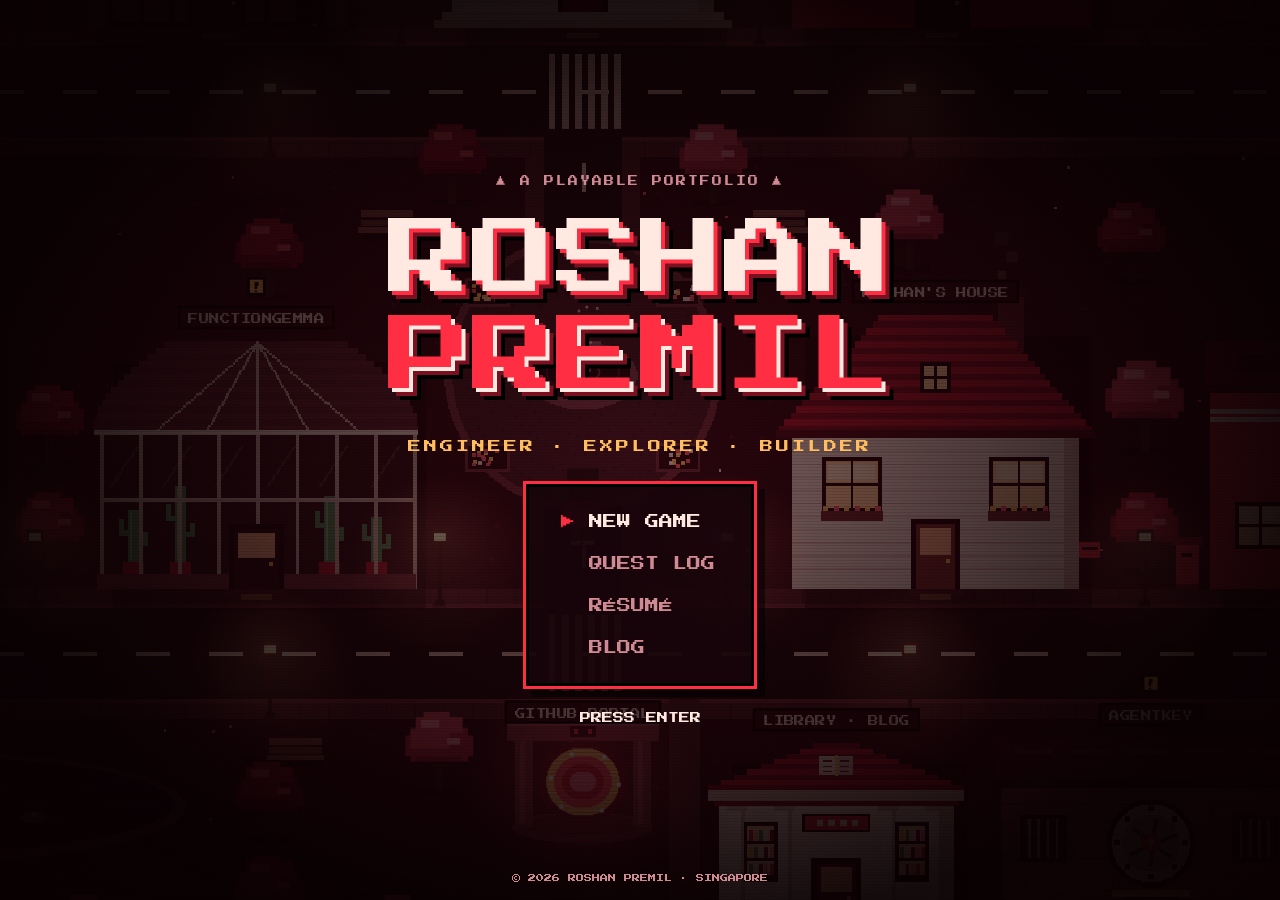
<file: index.html>
<!doctype html>
<html lang="en">
  <head>
    <meta charset="UTF-8" />
    <meta
      name="viewport"
      content="width=device-width, initial-scale=1, viewport-fit=cover"
    />
    <meta name="theme-color" content="#120306" />
    <meta
      name="description"
      content="Roshan Premil’s playable portfolio. Walk around Rosh City, a pixel-art world where every building is a project: AI agents, full-stack apps, knowledge graphs, and embedded systems."
    />
    <title>Roshan Premil — Rosh City, a playable portfolio</title>
    <link rel="preconnect" href="https://fonts.googleapis.com" />
    <link rel="preconnect" href="https://fonts.gstatic.com" crossorigin />
    <link
      href="https://fonts.googleapis.com/css2?family=Press+Start+2P&family=VT323&display=swap"
      rel="stylesheet"
    />
    <link rel="stylesheet" href="style.css" />
    <script src="game.js" defer></script>
  </head>
  <body>
    <!-- Plain version of the site for screen readers and search engines -->
    <div class="sr-only">
      <h2>About Roshan</h2>
      <p>
        Computer Engineering student at the National University of Singapore,
        currently in Silicon Valley with NUS Overseas Colleges as a compiler
        engineering intern at TetraMem. Singapore National Cricket Team carded
        athlete. Builds AI agents, identity systems, knowledge graphs, and
        embedded systems.
      </p>
      <h2>Projects</h2>
      <ul>
        <li><a href="https://github.com/Rosh2403/AgentKey">AgentKey</a>: portable, cryptographically verifiable identity for AI agents.</li>
        <li><a href="https://github.com/Rosh2403/Counsel">Counsel</a>: AI legal research copilot for Singapore law.</li>
        <li><a href="https://github.com/Rosh2403/LDRadar">LP Radar</a>: AI agent that monitors institutional investors.</li>
        <li><a href="https://github.com/Rosh2403/Fall-detector">GravityGuard</a>: real-time fall detection on the STM32.</li>
        <li><a href="https://github.com/Rosh2403/ParkSmart">ParkSmart</a>: Singapore carpark finder.</li>
        <li><a href="https://github.com/Rosh2403/memspace-falkordb-blog">Memspace</a>: shared memory for AI assistants on FalkorDB.</li>
        <li><a href="https://github.com/Rosh2403/functiongemma-hackathon">FunctionGemma</a>: Cactus × DeepMind hackathon project.</li>
      </ul>
      <p>
        <a href="resume.html">Résumé</a> ·
        <a href="blog/">Blog</a> ·
        <a href="mailto:rohanroshan2403@gmail.com">Email</a> ·
        <a href="https://linkedin.com/in/roshan-premil">LinkedIn</a>
      </p>
    </div>

    <main id="game" class="game" tabindex="-1">
      <canvas
        id="world"
        role="img"
        aria-label="Rosh City: a pixel-art city at night where each building is one of Roshan’s projects. Use the quest log to open any project."
      ></canvas>
      <div class="screen-fx" aria-hidden="true"></div>

      <header class="hud" id="hud" hidden>
        <div class="hud-card">
          <canvas class="portrait" width="16" height="16" aria-hidden="true"></canvas>
          <div class="hud-info">
            <p class="hud-name">ROSHAN <span id="hud-level">LV 1</span></p>
            <p class="hud-class">NUS · COMPUTER ENGINEERING</p>
            <div class="xp" aria-label="Experience">
              <span>XP</span>
              <div class="xp-bar"><i id="xp-fill"></i></div>
              <span id="xp-text">0/700</span>
            </div>
          </div>
        </div>
        <div class="hud-side">
          <div class="hud-buttons">
            <button id="quest-btn" class="hud-btn" aria-label="Open quest log">
              <span class="star">★</span> <span id="found-count">0/7</span>
              <span class="hud-btn-label">QUESTS</span> <kbd>Q</kbd>
            </button>
            <button id="sound-btn" class="hud-btn" aria-pressed="true" aria-label="Sound">
              <span id="sound-icon">♪ ON</span>
            </button>
          </div>
          <canvas id="minimap" width="160" height="126" aria-hidden="true"></canvas>
        </div>
      </header>

      <div id="prompt" class="prompt" hidden></div>
      <p id="live" class="sr-only" aria-live="polite"></p>

      <div id="talk" class="talk" hidden>
        <canvas class="portrait talk-portrait" width="16" height="16" aria-hidden="true"></canvas>
        <div class="talk-body">
          <p class="talk-name">ROSHAN</p>
          <p id="talk-text" aria-live="polite"></p>
          <span class="talk-next" aria-hidden="true">▼</span>
        </div>
      </div>

      <p id="hint" class="controls-hint" hidden>
        <kbd>W</kbd><kbd>A</kbd><kbd>S</kbd><kbd>D</kbd> MOVE
        <kbd>E</kbd> ENTER <kbd>Q</kbd> QUESTS <kbd>M</kbd> SOUND · OR CLICK
        ANYWHERE TO WALK
      </p>

      <div id="touch" class="touch" hidden>
        <div class="dpad">
          <button data-dir="up" aria-label="Walk up">▲</button>
          <button data-dir="left" aria-label="Walk left">◀</button>
          <button data-dir="right" aria-label="Walk right">▶</button>
          <button data-dir="down" aria-label="Walk down">▼</button>
        </div>
        <button id="a-btn" class="a-btn" aria-label="Enter building">A</button>
      </div>

      <div id="toasts" class="toasts" aria-live="polite"></div>

      <section id="title-screen" class="title-screen" aria-labelledby="title-logo">
        <div class="title-inner">
          <p class="title-kicker">▲ A PLAYABLE PORTFOLIO ▲</p>
          <h1 id="title-logo" class="title-logo">
            <span>ROSHAN</span><span>PREMIL</span>
          </h1>
          <p class="title-sub">ENGINEER · EXPLORER · BUILDER</p>
          <nav class="title-menu" aria-label="Game menu">
            <button id="start-btn" class="menu-item">
              <span id="start-label">NEW GAME</span>
            </button>
            <button id="log-btn" class="menu-item">QUEST LOG</button>
            <a href="resume.html" class="menu-item">RÉSUMÉ</a>
            <a href="blog/" class="menu-item">BLOG</a>
          </nav>
          <p class="title-blink">PRESS ENTER</p>
        </div>
        <p class="title-foot">
          © <span id="year">2026</span> ROSHAN PREMIL · SINGAPORE
        </p>
      </section>
    </main>

    <dialog id="panel" aria-labelledby="panel-title">
      <div class="panel-head">
        <span id="panel-kicker"></span>
        <button class="panel-close" data-close aria-label="Close">ESC ✕</button>
      </div>
      <div id="panel-body" class="panel-body"></div>
    </dialog>

    <noscript>
      <div class="noscript">
        <h1>Roshan Premil</h1>
        <p>
          This portfolio is a small game and needs JavaScript. You can still
          see the projects on <a href="https://github.com/Rosh2403">GitHub</a>
          or read the <a href="resume.html">résumé</a>.
        </p>
      </div>
    </noscript>
  </body>
</html>
</file>
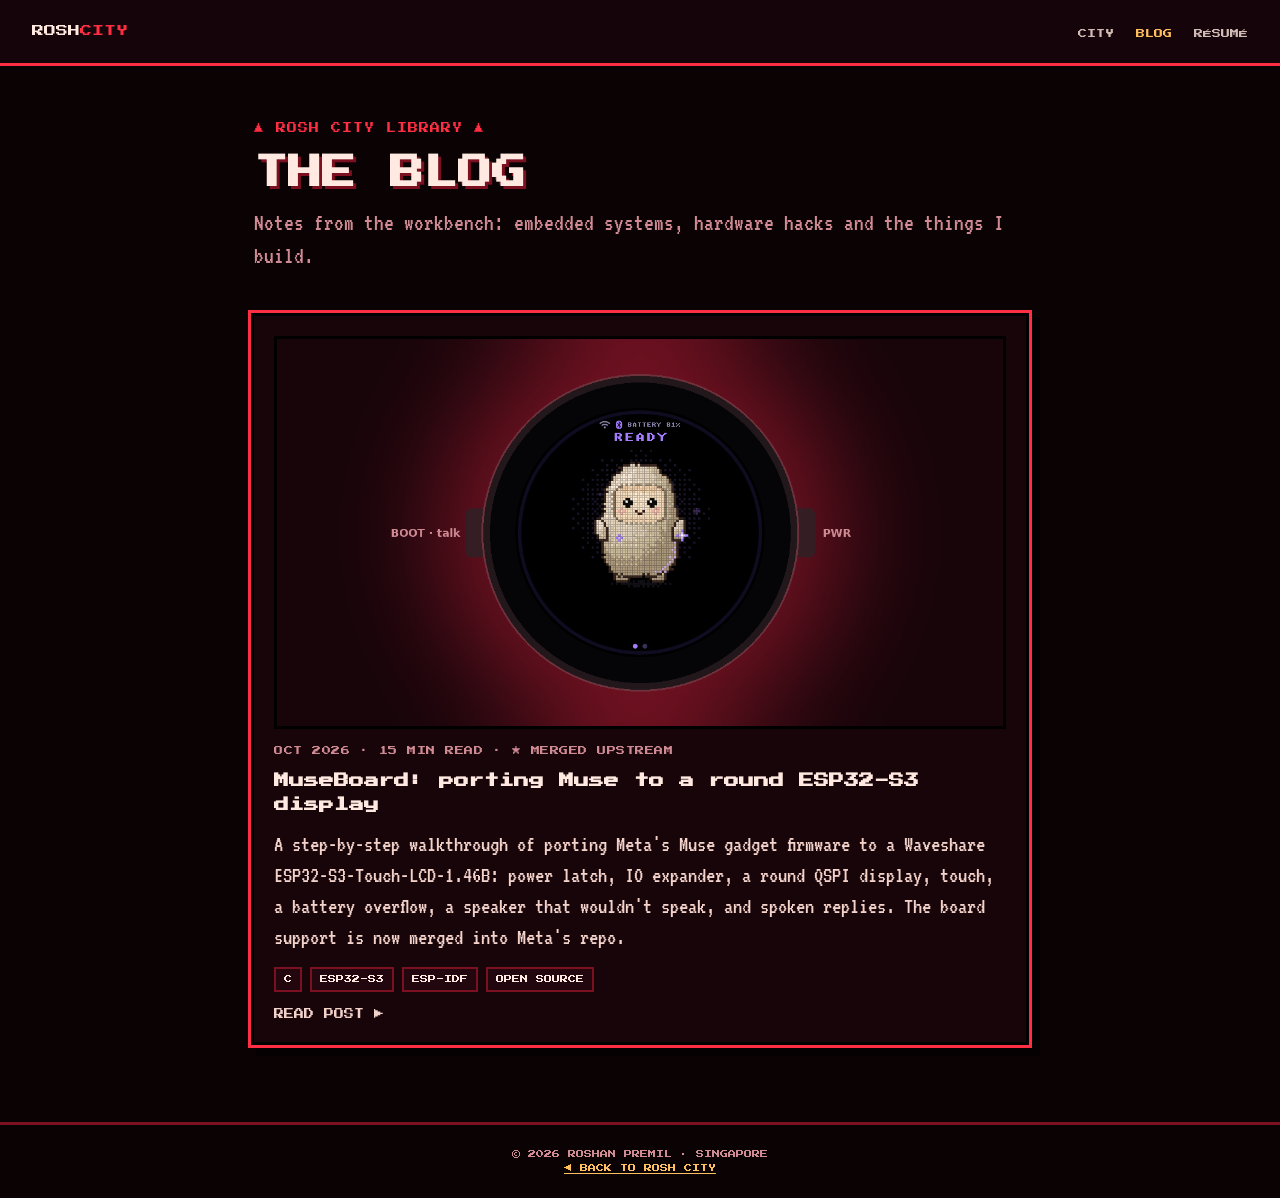
<file: blog/index.html>
<!DOCTYPE html>
<html lang="en">
<head>
  <meta charset="UTF-8" />
  <meta name="viewport" content="width=device-width, initial-scale=1.0" />
  <link rel="preconnect" href="https://fonts.googleapis.com" />
  <link href="https://fonts.googleapis.com/css2?family=Press+Start+2P&family=VT323&display=swap" rel="stylesheet" />
  <link rel="stylesheet" href="blog.css" />
  <title>Blog · Rosh City</title>
  <meta name="description" content="Notes on things I build: embedded systems, hardware hacks and AI side projects." />
</head>
<body>
<nav class="site-nav" aria-label="Site">
  <a href="../index.html" class="nav-logo">ROSH<span>CITY</span></a>
  <ul class="nav-links">
    <li><a href="../index.html">CITY</a></li>
    <li><a href="index.html" class="active">BLOG</a></li>
    <li><a href="../resume.html">RÉSUMÉ</a></li>
  </ul>
</nav>

<main>
  <p class="kicker">▲ ROSH CITY LIBRARY ▲</p>
  <h1 class="page-title">THE BLOG</h1>
  <p class="page-sub">Notes from the workbench: embedded systems, hardware hacks and the things I build.</p>

  <div class="post-list">
    <a href="museboard-esp32.html" class="post-card">
      <img src="images/museboard/hero.png" alt="The Muse avatar on a round 412 pixel screen" />
      <div class="post-meta">OCT 2026 · 15 MIN READ · ★ MERGED UPSTREAM</div>
      <h2>MuseBoard: porting Muse to a round ESP32-S3 display</h2>
      <p>A step-by-step walkthrough of porting Meta's Muse gadget firmware to a Waveshare ESP32-S3-Touch-LCD-1.46B: power latch, IO expander, a round QSPI display, touch, a battery overflow, a speaker that wouldn't speak, and spoken replies. The board support is now merged into Meta's repo.</p>
      <ul class="tags">
        <li class="tag">C</li>
        <li class="tag">ESP32-S3</li>
        <li class="tag">ESP-IDF</li>
        <li class="tag">OPEN SOURCE</li>
      </ul>
      <p class="read-more" style="margin:16px 0 0;">READ POST ▶</p>
    </a>
  </div>
</main>

<footer>
  <p>© 2026 ROSHAN PREMIL · SINGAPORE<br /><a href="../index.html">◀ BACK TO ROSH CITY</a></p>
</footer>
</body>
</html>
</file>
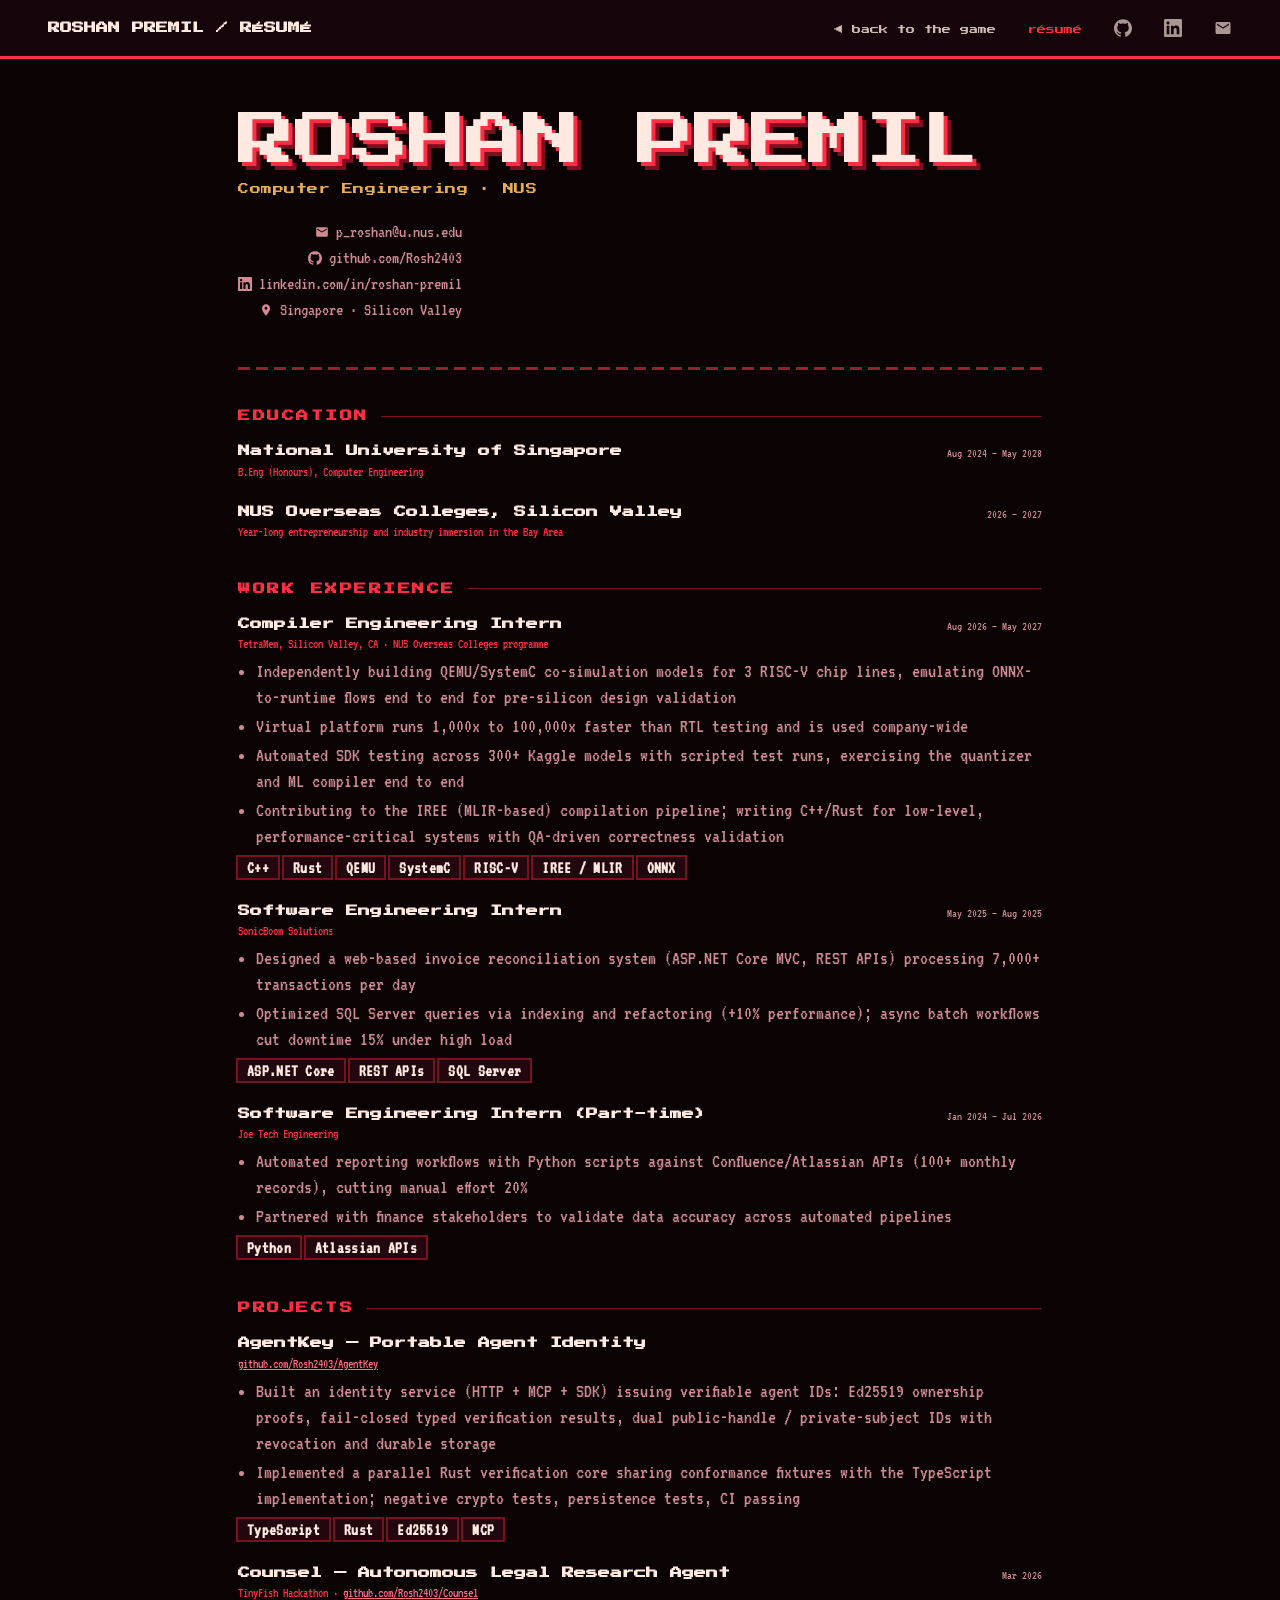
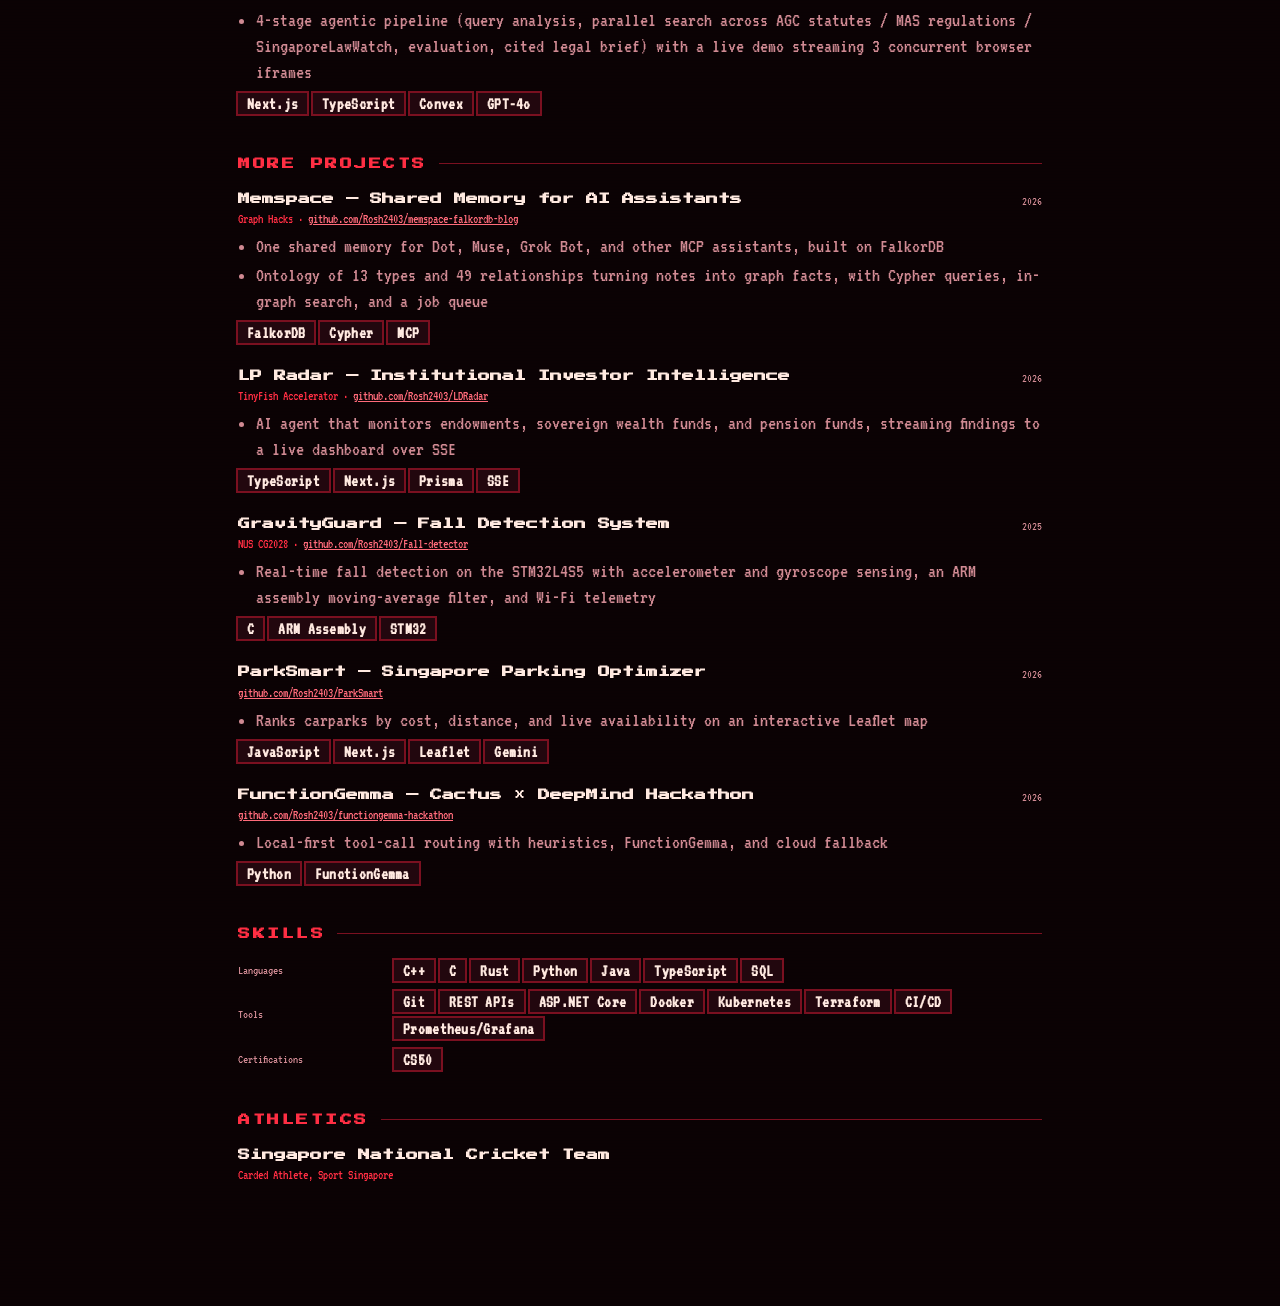
<file: resume.html>
<!DOCTYPE html>
<html lang="en">
<head>
  <meta charset="UTF-8" />
  <meta name="viewport" content="width=device-width, initial-scale=1.0" />
  <title>Résumé — Roshan Premil</title>
  <link rel="preconnect" href="https://fonts.googleapis.com" />
  <link href="https://fonts.googleapis.com/css2?family=Press+Start+2P&family=VT323&family=Space+Grotesk:wght@400;500;700&display=swap" rel="stylesheet" />
  <style>
    *, *::before, *::after { box-sizing: border-box; margin: 0; padding: 0; }

    :root {
      --bg: #080814;
      --bg2: #0d0d20;
      --pink: #ff6ec7;
      --purple: #9d4edd;
      --cyan: #00d4ff;
      --yellow: #ffd700;
      --card-border: #4a2080;
      --text: #e8e8ff;
      --muted: #8888aa;
    }

    html { scroll-behavior: smooth; }

    body {
      background: var(--bg);
      color: var(--text);
      font-family: 'Space Grotesk', sans-serif;
      overflow-x: hidden;
    }

    /* ─── STARS ─── */
    .stars { position: fixed; inset: 0; pointer-events: none; z-index: 0; overflow: hidden; }
    .star {
      position: absolute; border-radius: 50%; background: white; opacity: 0;
      animation: twinkle var(--d, 3s) var(--delay, 0s) infinite;
    }
    @keyframes twinkle { 0%, 100% { opacity: 0; } 50% { opacity: var(--op, 0.6); } }

    /* ─── NAV ─── */
    nav {
      position: fixed; top: 0; left: 0; right: 0; z-index: 100;
      display: flex; align-items: center; justify-content: space-between;
      padding: 18px 48px;
      background: rgba(8, 8, 20, 0.7);
      backdrop-filter: blur(12px);
      border-bottom: 1px solid rgba(157, 78, 221, 0.15);
    }
    .nav-logo {
      font-size: 1.4rem; font-weight: 800;
      background: linear-gradient(90deg, var(--pink), var(--cyan));
      -webkit-background-clip: text; -webkit-text-fill-color: transparent; background-clip: text;
      text-decoration: none;
    }
    .nav-links { display: flex; align-items: center; gap: 32px; list-style: none; }
    .nav-links a {
      color: var(--text); text-decoration: none; font-size: 0.9rem;
      font-weight: 500; opacity: 0.8; transition: opacity 0.2s;
    }
    .nav-links a:hover, .nav-links a.active { opacity: 1; color: var(--cyan); }
    .nav-icon { display: flex; align-items: center; gap: 6px; }
    .nav-icon svg { width: 18px; height: 18px; fill: var(--text); opacity: 0.8; transition: opacity 0.2s; }
    .nav-icon:hover svg { opacity: 1; }

    /* ─── PAGE ─── */
    .page {
      position: relative; z-index: 1;
      max-width: 900px; margin: 0 auto;
      padding: 110px 48px 80px;
    }
    @media (max-width: 600px) {
      .page { padding: 90px 24px 60px; }
      nav { padding: 16px 24px; }
    }

    /* ─── HEADER ─── */
    .resume-header {
      display: flex; align-items: flex-start; justify-content: space-between;
      margin-bottom: 48px; gap: 24px; flex-wrap: wrap;
    }
    .resume-name {
      font-size: clamp(2.2rem, 5vw, 3.6rem);
      font-weight: 800; line-height: 1.05; letter-spacing: -1px;
      background: linear-gradient(90deg, var(--pink) 0%, var(--purple) 35%, var(--cyan) 70%, var(--yellow) 100%);
      -webkit-background-clip: text; -webkit-text-fill-color: transparent; background-clip: text;
      white-space: nowrap;
    }
    .resume-sub {
      font-family: 'Caveat', cursive;
      font-size: 1.3rem; color: var(--cyan); opacity: 0.9;
      margin-top: 6px; letter-spacing: 0.5px;
    }
    .resume-contacts {
      display: flex; flex-direction: column; gap: 8px; align-items: flex-end;
      margin-top: 4px;
    }
    .resume-contacts a {
      display: flex; align-items: center; gap: 7px;
      color: var(--muted); text-decoration: none;
      font-size: 0.85rem; transition: color 0.2s;
    }
    .resume-contacts a:hover { color: var(--cyan); }
    .resume-contacts svg { width: 14px; height: 14px; fill: currentColor; flex-shrink: 0; }

    /* ─── DIVIDER ─── */
    .gradient-line {
      height: 1px;
      background: linear-gradient(90deg, var(--pink), var(--purple), var(--cyan));
      margin-bottom: 40px; opacity: 0.6;
    }

    /* ─── SECTION ─── */
    .section { margin-bottom: 44px; }
    .section-heading {
      font-size: 0.72rem; font-weight: 700; letter-spacing: 2.5px;
      text-transform: uppercase; color: var(--cyan); margin-bottom: 20px;
      display: flex; align-items: center; gap: 12px;
    }
    .section-heading::after {
      content: ''; flex: 1; height: 1px;
      background: linear-gradient(90deg, rgba(0,212,255,0.3), transparent);
    }

    /* ─── ENTRY ─── */
    .entry { margin-bottom: 24px; }
    .entry-header {
      display: flex; justify-content: space-between; align-items: baseline;
      gap: 12px; flex-wrap: wrap; margin-bottom: 3px;
    }
    .entry-title { font-size: 1rem; font-weight: 700; color: var(--text); }
    .entry-title span { color: var(--purple); font-weight: 500; }
    .entry-date { font-size: 0.78rem; color: var(--muted); white-space: nowrap; }
    .entry-org {
      font-size: 0.85rem; color: var(--cyan); font-weight: 500;
      margin-bottom: 7px;
    }
    .entry-desc {
      color: var(--muted); font-size: 0.85rem; line-height: 1.65;
    }
    .entry-desc ul { padding-left: 18px; }
    .entry-desc li { margin-bottom: 3px; }
    .entry-tags { display: flex; flex-wrap: wrap; gap: 6px; margin-top: 8px; }
    .tag {
      font-size: 0.68rem; font-weight: 600; padding: 2px 9px;
      border-radius: 999px;
      background: rgba(157, 78, 221, 0.15);
      border: 1px solid rgba(157, 78, 221, 0.35);
      color: var(--purple); letter-spacing: 0.3px;
    }
    .tag.cyan {
      background: rgba(0, 212, 255, 0.1); border-color: rgba(0, 212, 255, 0.3); color: var(--cyan);
    }
    .tag.pink {
      background: rgba(255, 110, 199, 0.1); border-color: rgba(255, 110, 199, 0.3); color: var(--pink);
    }

    /* ─── SKILLS ─── */
    .skills-table { display: flex; flex-direction: column; gap: 10px; }
    .skill-row { display: grid; grid-template-columns: 140px 1fr; gap: 16px; align-items: center; }
    .skill-label { font-size: 0.8rem; color: var(--muted); font-weight: 500; }
    .skill-pills { display: flex; flex-wrap: wrap; gap: 6px; }

    /* ─── PRINT ─── */
    @media print {
      body { background: white; color: #111; }
      nav, .stars { display: none; }
      .page { padding: 24px; }
      .resume-name { -webkit-text-fill-color: #111; background: none; color: #111; }
      .section-heading { color: #555; }
      .section-heading::after { background: #ccc; }
      .entry-org { color: #555; }
      .tag { border: 1px solid #ccc; color: #555; background: #f5f5f5; }
      .gradient-line { background: #ccc; }
    }
  </style>
  <link rel="stylesheet" href="resume-theme.css" />
</head>
<body>

<div class="stars" id="stars"></div>

<!-- ─── NAV ─── -->
<nav aria-label="Main navigation">
  <a href="index.html" class="nav-logo">ROSHAN PREMIL<span> / RÉSUMÉ</span></a>
  <ul class="nav-links">
    <li><a href="index.html">◀ back to the game</a></li>
    <li><a href="resume.html" class="active">résumé</a></li>
    <li>
      <a href="https://github.com/Rosh2403" target="_blank" rel="noopener" class="nav-icon" aria-label="GitHub">
        <svg viewBox="0 0 24 24"><path d="M12 .297c-6.63 0-12 5.373-12 12 0 5.303 3.438 9.8 8.205 11.385.6.113.82-.258.82-.577 0-.285-.01-1.04-.015-2.04-3.338.724-4.042-1.61-4.042-1.61C4.422 18.07 3.633 17.7 3.633 17.7c-1.087-.744.084-.729.084-.729 1.205.084 1.838 1.236 1.838 1.236 1.07 1.835 2.809 1.305 3.495.998.108-.776.417-1.305.76-1.605-2.665-.3-5.466-1.332-5.466-5.93 0-1.31.465-2.38 1.235-3.22-.135-.303-.54-1.523.105-3.176 0 0 1.005-.322 3.3 1.23.96-.267 1.98-.399 3-.405 1.02.006 2.04.138 3 .405 2.28-1.552 3.285-1.23 3.285-1.23.645 1.653.24 2.873.12 3.176.765.84 1.23 1.91 1.23 3.22 0 4.61-2.805 5.625-5.475 5.92.42.36.81 1.096.81 2.22 0 1.606-.015 2.896-.015 3.286 0 .315.21.69.825.57C20.565 22.092 24 17.592 24 12.297c0-6.627-5.373-12-12-12"/></svg>
      </a>
    </li>
    <li>
      <a href="https://linkedin.com/in/roshan-premil" target="_blank" rel="noopener" class="nav-icon" aria-label="LinkedIn">
        <svg viewBox="0 0 24 24"><path d="M20.447 20.452h-3.554v-5.569c0-1.328-.027-3.037-1.852-3.037-1.853 0-2.136 1.445-2.136 2.939v5.667H9.351V9h3.414v1.561h.046c.477-.9 1.637-1.85 3.37-1.85 3.601 0 4.267 2.37 4.267 5.455v6.286zM5.337 7.433c-1.144 0-2.063-.926-2.063-2.065 0-1.138.92-2.063 2.063-2.063 1.14 0 2.064.925 2.064 2.063 0 1.139-.925 2.065-2.064 2.065zm1.782 13.019H3.555V9h3.564v11.452zM22.225 0H1.771C.792 0 0 .774 0 1.729v20.542C0 23.227.792 24 1.771 24h20.451C23.2 24 24 23.227 24 22.271V1.729C24 .774 23.2 0 22.222 0h.003z"/></svg>
      </a>
    </li>
    <li>
      <a href="mailto:p_roshan@u.nus.edu" class="nav-icon" aria-label="Email Roshan">
        <svg viewBox="0 0 24 24"><path d="M20 4H4c-1.1 0-2 .9-2 2v12c0 1.1.9 2 2 2h16c1.1 0 2-.9 2-2V6c0-1.1-.9-2-2-2zm0 4l-8 5-8-5V6l8 5 8-5v2z"/></svg>
      </a>
    </li>
  </ul>
</nav>

<div class="page">

  <!-- Header -->
  <div class="resume-header">
    <div>
      <h1 class="resume-name">ROSHAN PREMIL</h1>
      <div class="resume-sub">Computer Engineering · NUS</div>
    </div>
    <div class="resume-contacts">
      <a href="mailto:p_roshan@u.nus.edu">
        <svg viewBox="0 0 24 24"><path d="M20 4H4c-1.1 0-2 .9-2 2v12c0 1.1.9 2 2 2h16c1.1 0 2-.9 2-2V6c0-1.1-.9-2-2-2zm0 4l-8 5-8-5V6l8 5 8-5v2z"/></svg>
        p_roshan@u.nus.edu
      </a>
      <a href="https://github.com/Rosh2403" target="_blank" rel="noopener">
        <svg viewBox="0 0 24 24"><path d="M12 .297c-6.63 0-12 5.373-12 12 0 5.303 3.438 9.8 8.205 11.385.6.113.82-.258.82-.577 0-.285-.01-1.04-.015-2.04-3.338.724-4.042-1.61-4.042-1.61C4.422 18.07 3.633 17.7 3.633 17.7c-1.087-.744.084-.729.084-.729 1.205.084 1.838 1.236 1.838 1.236 1.07 1.835 2.809 1.305 3.495.998.108-.776.417-1.305.76-1.605-2.665-.3-5.466-1.332-5.466-5.93 0-1.31.465-2.38 1.235-3.22-.135-.303-.54-1.523.105-3.176 0 0 1.005-.322 3.3 1.23.96-.267 1.98-.399 3-.405 1.02.006 2.04.138 3 .405 2.28-1.552 3.285-1.23 3.285-1.23.645 1.653.24 2.873.12 3.176.765.84 1.23 1.91 1.23 3.22 0 4.61-2.805 5.625-5.475 5.92.42.36.81 1.096.81 2.22 0 1.606-.015 2.896-.015 3.286 0 .315.21.69.825.57C20.565 22.092 24 17.592 24 12.297c0-6.627-5.373-12-12-12"/></svg>
        github.com/Rosh2403
      </a>
      <a href="https://linkedin.com/in/roshan-premil" target="_blank" rel="noopener">
        <svg viewBox="0 0 24 24"><path d="M20.447 20.452h-3.554v-5.569c0-1.328-.027-3.037-1.852-3.037-1.853 0-2.136 1.445-2.136 2.939v5.667H9.351V9h3.414v1.561h.046c.477-.9 1.637-1.85 3.37-1.85 3.601 0 4.267 2.37 4.267 5.455v6.286zM5.337 7.433c-1.144 0-2.063-.926-2.063-2.065 0-1.138.92-2.063 2.063-2.063 1.14 0 2.064.925 2.064 2.063 0 1.139-.925 2.065-2.064 2.065zm1.782 13.019H3.555V9h3.564v11.452zM22.225 0H1.771C.792 0 0 .774 0 1.729v20.542C0 23.227.792 24 1.771 24h20.451C23.2 24 24 23.227 24 22.271V1.729C24 .774 23.2 0 22.222 0h.003z"/></svg>
        linkedin.com/in/roshan-premil
      </a>
      <a>
        <svg viewBox="0 0 24 24"><path d="M12 2C8.13 2 5 5.13 5 9c0 5.25 7 13 7 13s7-7.75 7-13c0-3.87-3.13-7-7-7zm0 9.5c-1.38 0-2.5-1.12-2.5-2.5s1.12-2.5 2.5-2.5 2.5 1.12 2.5 2.5-1.12 2.5-2.5 2.5z"/></svg>
        Singapore · Silicon Valley
      </a>
    </div>
  </div>

  <div class="gradient-line"></div>

  <!-- Education -->
  <div class="section">
    <div class="section-heading">Education</div>
    <div class="entry">
      <div class="entry-header">
        <div class="entry-title">National University of Singapore</div>
        <div class="entry-date">Aug 2024 – May 2028</div>
      </div>
      <div class="entry-org">B.Eng (Honours), Computer Engineering</div>
    </div>
    <div class="entry">
      <div class="entry-header">
        <div class="entry-title">NUS Overseas Colleges, Silicon Valley</div>
        <div class="entry-date">2026 – 2027</div>
      </div>
      <div class="entry-org">Year-long entrepreneurship and industry immersion in the Bay Area</div>
    </div>
  </div>

  <!-- Work experience -->
  <div class="section">
    <div class="section-heading">Work Experience</div>

    <div class="entry">
      <div class="entry-header">
        <div class="entry-title">Compiler Engineering Intern</div>
        <div class="entry-date">Aug 2026 – May 2027</div>
      </div>
      <div class="entry-org">TetraMem, Silicon Valley, CA · NUS Overseas Colleges programme</div>
      <div class="entry-desc">
        <ul>
          <li>Independently building QEMU/SystemC co-simulation models for 3 RISC-V chip lines, emulating ONNX-to-runtime flows end to end for pre-silicon design validation</li>
          <li>Virtual platform runs 1,000x to 100,000x faster than RTL testing and is used company-wide</li>
          <li>Automated SDK testing across 300+ Kaggle models with scripted test runs, exercising the quantizer and ML compiler end to end</li>
          <li>Contributing to the IREE (MLIR-based) compilation pipeline; writing C++/Rust for low-level, performance-critical systems with QA-driven correctness validation</li>
        </ul>
      </div>
      <div class="entry-tags">
        <span class="tag cyan">C++</span><span class="tag">Rust</span><span class="tag pink">QEMU</span><span class="tag cyan">SystemC</span><span class="tag">RISC-V</span><span class="tag pink">IREE / MLIR</span><span class="tag cyan">ONNX</span>
      </div>
    </div>


    <div class="entry">
      <div class="entry-header">
        <div class="entry-title">Software Engineering Intern</div>
        <div class="entry-date">May 2025 – Aug 2025</div>
      </div>
      <div class="entry-org">SonicBoom Solutions</div>
      <div class="entry-desc">
        <ul>
          <li>Designed a web-based invoice reconciliation system (ASP.NET Core MVC, REST APIs) processing 7,000+ transactions per day</li>
          <li>Optimized SQL Server queries via indexing and refactoring (+10% performance); async batch workflows cut downtime 15% under high load</li>
        </ul>
      </div>
      <div class="entry-tags">
        <span class="tag cyan">ASP.NET Core</span><span class="tag">REST APIs</span><span class="tag pink">SQL Server</span>
      </div>
    </div>


    <div class="entry">
      <div class="entry-header">
        <div class="entry-title">Software Engineering Intern (Part-time)</div>
        <div class="entry-date">Jan 2024 – Jul 2026</div>
      </div>
      <div class="entry-org">Joe Tech Engineering</div>
      <div class="entry-desc">
        <ul>
          <li>Automated reporting workflows with Python scripts against Confluence/Atlassian APIs (100+ monthly records), cutting manual effort 20%</li>
          <li>Partnered with finance stakeholders to validate data accuracy across automated pipelines</li>
        </ul>
      </div>
      <div class="entry-tags">
        <span class="tag cyan">Python</span><span class="tag">Atlassian APIs</span>
      </div>
    </div>

  </div>

  <!-- Projects -->
  <div class="section">
    <div class="section-heading">Projects</div>

    <div class="entry">
      <div class="entry-header">
        <div class="entry-title">AgentKey — Portable Agent Identity</div>
        <div class="entry-date"></div>
      </div>
      <div class="entry-org"><a href="https://github.com/Rosh2403/AgentKey" target="_blank" rel="noopener">github.com/Rosh2403/AgentKey</a></div>
      <div class="entry-desc">
        <ul>
          <li>Built an identity service (HTTP + MCP + SDK) issuing verifiable agent IDs: Ed25519 ownership proofs, fail-closed typed verification results, dual public-handle / private-subject IDs with revocation and durable storage</li>
          <li>Implemented a parallel Rust verification core sharing conformance fixtures with the TypeScript implementation; negative crypto tests, persistence tests, CI passing</li>
        </ul>
      </div>
      <div class="entry-tags">
        <span class="tag cyan">TypeScript</span><span class="tag">Rust</span><span class="tag pink">Ed25519</span><span class="tag cyan">MCP</span>
      </div>
    </div>


    <div class="entry">
      <div class="entry-header">
        <div class="entry-title">Counsel — Autonomous Legal Research Agent</div>
        <div class="entry-date">Mar 2026</div>
      </div>
      <div class="entry-org">TinyFish Hackathon · <a href="https://github.com/Rosh2403/Counsel" target="_blank" rel="noopener">github.com/Rosh2403/Counsel</a></div>
      <div class="entry-desc">
        <ul>
          <li>4-stage agentic pipeline (query analysis, parallel search across AGC statutes / MAS regulations / SingaporeLawWatch, evaluation, cited legal brief) with a live demo streaming 3 concurrent browser iframes</li>
        </ul>
      </div>
      <div class="entry-tags">
        <span class="tag cyan">Next.js</span><span class="tag">TypeScript</span><span class="tag pink">Convex</span><span class="tag cyan">GPT-4o</span>
      </div>
    </div>

  </div>

  <!-- More projects (also in the game) -->
  <div class="section">
    <div class="section-heading">More Projects</div>

    <div class="entry">
      <div class="entry-header">
        <div class="entry-title">Memspace — Shared Memory for AI Assistants</div>
        <div class="entry-date">2026</div>
      </div>
      <div class="entry-org">Graph Hacks · <a href="https://github.com/Rosh2403/memspace-falkordb-blog" target="_blank" rel="noopener">github.com/Rosh2403/memspace-falkordb-blog</a></div>
      <div class="entry-desc">
        <ul>
          <li>One shared memory for Dot, Muse, Grok Bot, and other MCP assistants, built on FalkorDB</li>
          <li>Ontology of 13 types and 49 relationships turning notes into graph facts, with Cypher queries, in-graph search, and a job queue</li>
        </ul>
      </div>
      <div class="entry-tags">
        <span class="tag cyan">FalkorDB</span><span class="tag">Cypher</span><span class="tag pink">MCP</span>
      </div>
    </div>


    <div class="entry">
      <div class="entry-header">
        <div class="entry-title">LP Radar — Institutional Investor Intelligence</div>
        <div class="entry-date">2026</div>
      </div>
      <div class="entry-org">TinyFish Accelerator · <a href="https://github.com/Rosh2403/LDRadar" target="_blank" rel="noopener">github.com/Rosh2403/LDRadar</a></div>
      <div class="entry-desc">
        <ul>
          <li>AI agent that monitors endowments, sovereign wealth funds, and pension funds, streaming findings to a live dashboard over SSE</li>
        </ul>
      </div>
      <div class="entry-tags">
        <span class="tag cyan">TypeScript</span><span class="tag">Next.js</span><span class="tag pink">Prisma</span><span class="tag cyan">SSE</span>
      </div>
    </div>


    <div class="entry">
      <div class="entry-header">
        <div class="entry-title">GravityGuard — Fall Detection System</div>
        <div class="entry-date">2025</div>
      </div>
      <div class="entry-org">NUS CG2028 · <a href="https://github.com/Rosh2403/Fall-detector" target="_blank" rel="noopener">github.com/Rosh2403/Fall-detector</a></div>
      <div class="entry-desc">
        <ul>
          <li>Real-time fall detection on the STM32L4S5 with accelerometer and gyroscope sensing, an ARM assembly moving-average filter, and Wi-Fi telemetry</li>
        </ul>
      </div>
      <div class="entry-tags">
        <span class="tag cyan">C</span><span class="tag">ARM Assembly</span><span class="tag pink">STM32</span>
      </div>
    </div>


    <div class="entry">
      <div class="entry-header">
        <div class="entry-title">ParkSmart — Singapore Parking Optimizer</div>
        <div class="entry-date">2026</div>
      </div>
      <div class="entry-org"><a href="https://github.com/Rosh2403/ParkSmart" target="_blank" rel="noopener">github.com/Rosh2403/ParkSmart</a></div>
      <div class="entry-desc">
        <ul>
          <li>Ranks carparks by cost, distance, and live availability on an interactive Leaflet map</li>
        </ul>
      </div>
      <div class="entry-tags">
        <span class="tag cyan">JavaScript</span><span class="tag">Next.js</span><span class="tag pink">Leaflet</span><span class="tag cyan">Gemini</span>
      </div>
    </div>


    <div class="entry">
      <div class="entry-header">
        <div class="entry-title">FunctionGemma — Cactus × DeepMind Hackathon</div>
        <div class="entry-date">2026</div>
      </div>
      <div class="entry-org"><a href="https://github.com/Rosh2403/functiongemma-hackathon" target="_blank" rel="noopener">github.com/Rosh2403/functiongemma-hackathon</a></div>
      <div class="entry-desc">
        <ul>
          <li>Local-first tool-call routing with heuristics, FunctionGemma, and cloud fallback</li>
        </ul>
      </div>
      <div class="entry-tags">
        <span class="tag cyan">Python</span><span class="tag">FunctionGemma</span>
      </div>
    </div>

  </div>

  <!-- Skills -->
  <div class="section">
    <div class="section-heading">Skills</div>
    <div class="skills-table">
      <div class="skill-row">
        <div class="skill-label">Languages</div>
        <div class="skill-pills">
          <span class="tag cyan">C++</span><span class="tag cyan">C</span><span class="tag cyan">Rust</span><span class="tag cyan">Python</span><span class="tag cyan">Java</span><span class="tag cyan">TypeScript</span><span class="tag cyan">SQL</span>
        </div>
      </div>
      <div class="skill-row">
        <div class="skill-label">Tools</div>
        <div class="skill-pills">
          <span class="tag">Git</span><span class="tag">REST APIs</span><span class="tag">ASP.NET Core</span><span class="tag">Docker</span><span class="tag">Kubernetes</span><span class="tag">Terraform</span><span class="tag">CI/CD</span><span class="tag">Prometheus/Grafana</span>
        </div>
      </div>
      <div class="skill-row">
        <div class="skill-label">Certifications</div>
        <div class="skill-pills">
          <span class="tag pink">CS50</span>
        </div>
      </div>
    </div>
  </div>

  <!-- Athletics -->
  <div class="section">
    <div class="section-heading">Athletics</div>
    <div class="entry">
      <div class="entry-header">
        <div class="entry-title">Singapore National Cricket Team</div>
      </div>
      <div class="entry-org">Carded Athlete, Sport Singapore</div>
    </div>
  </div>

</div><!-- /page -->

</body>
</html>
</file>
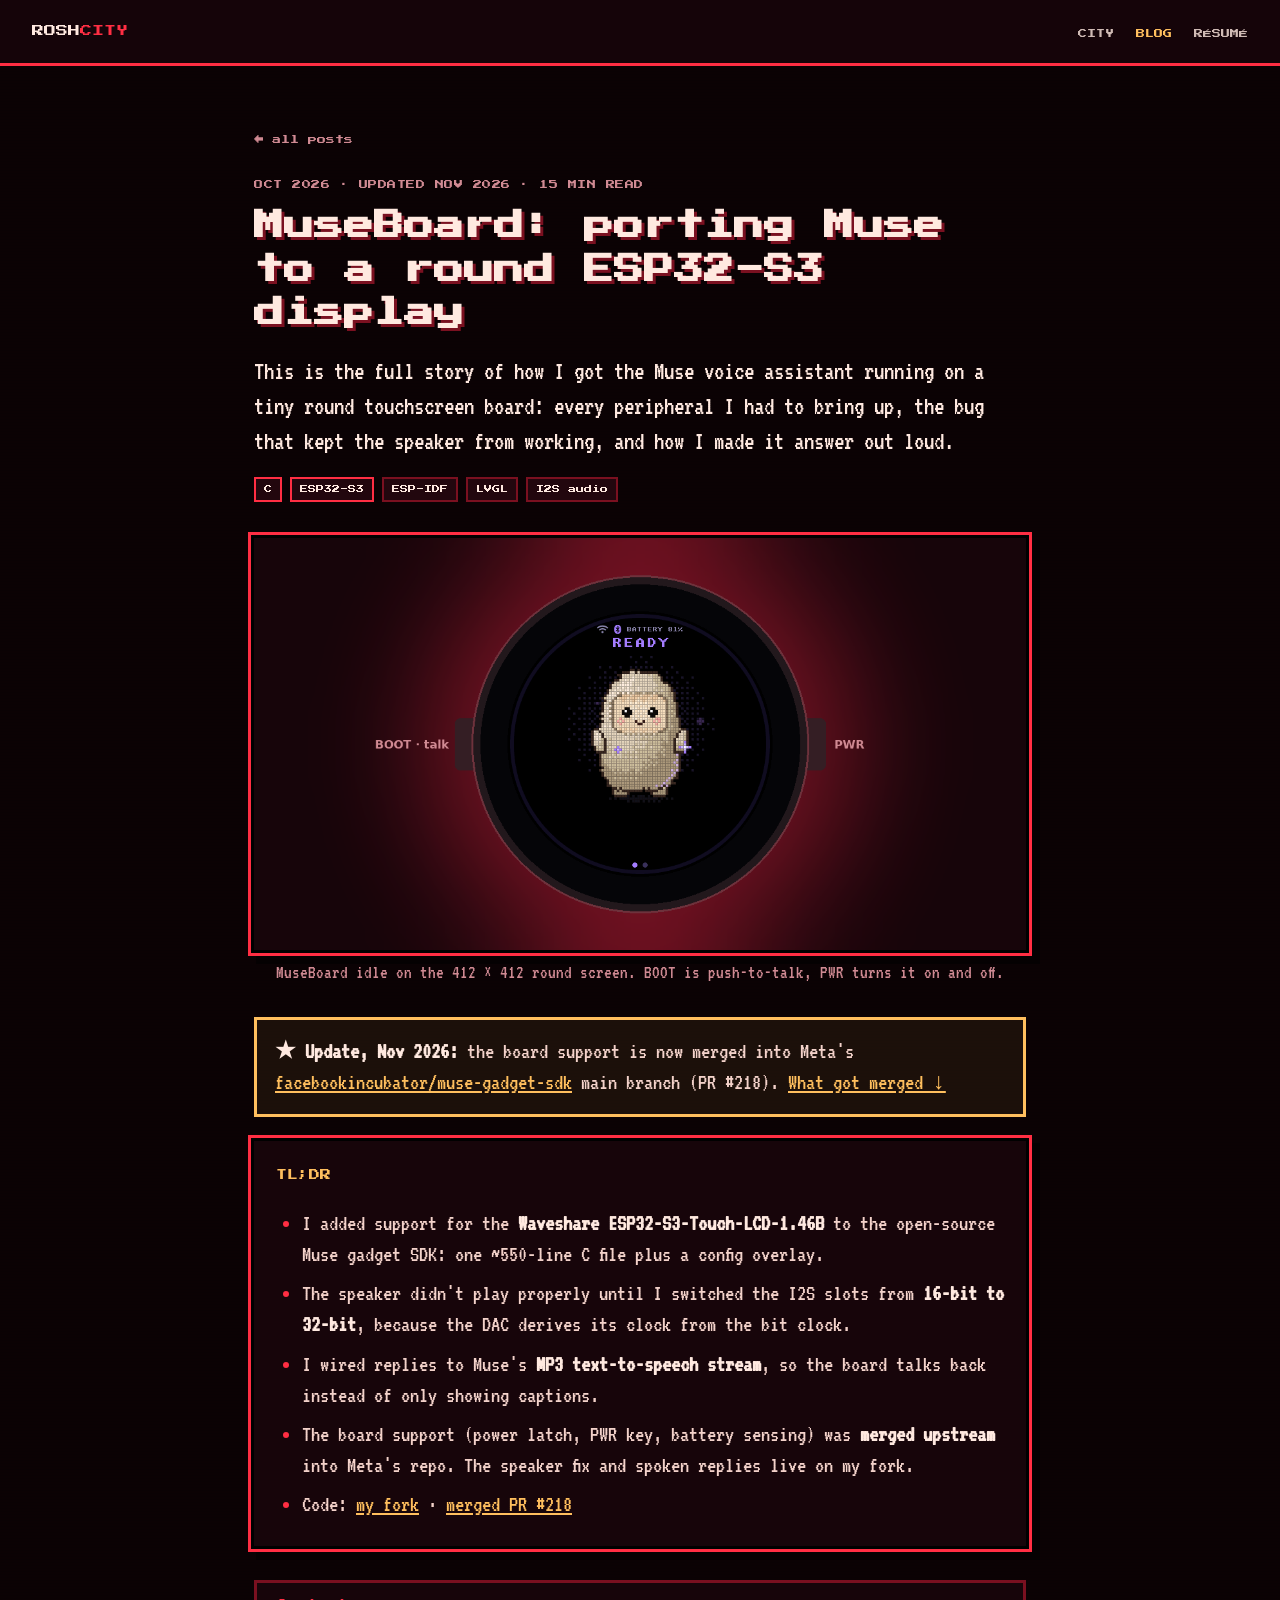
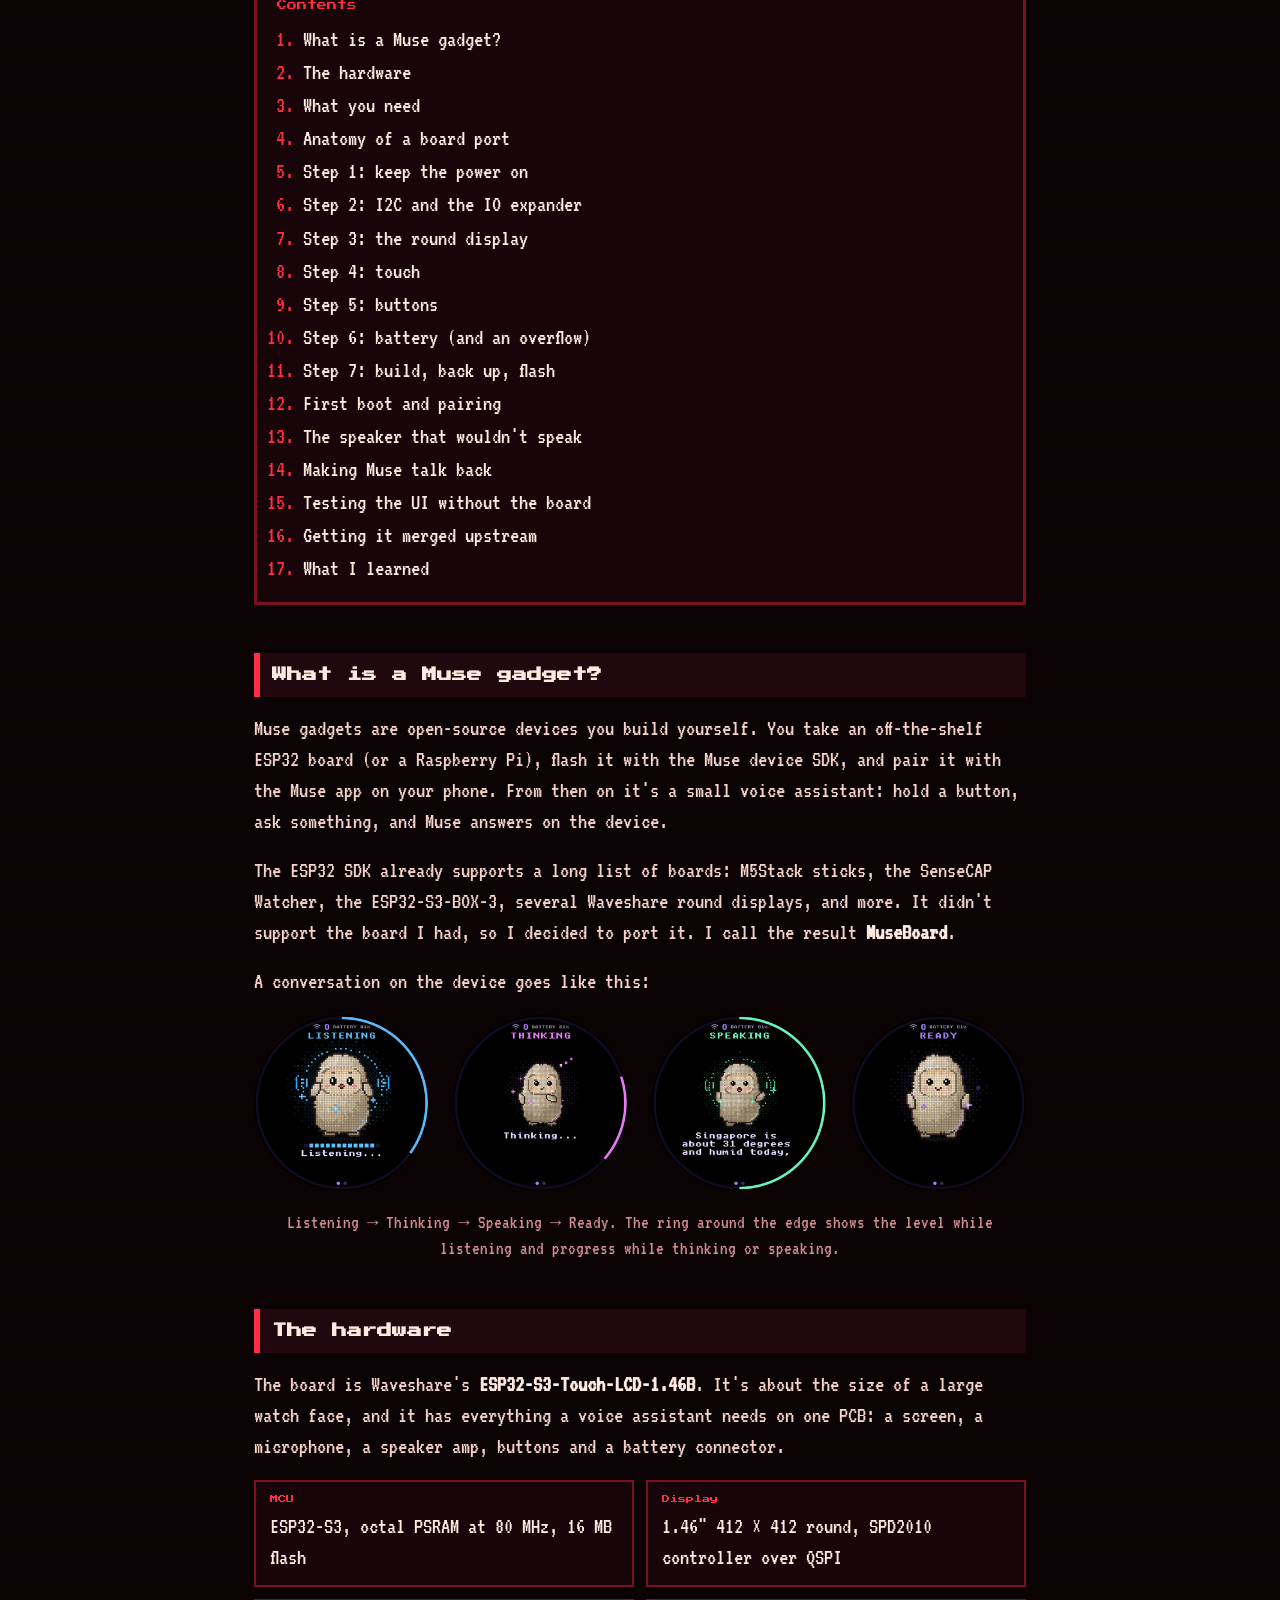
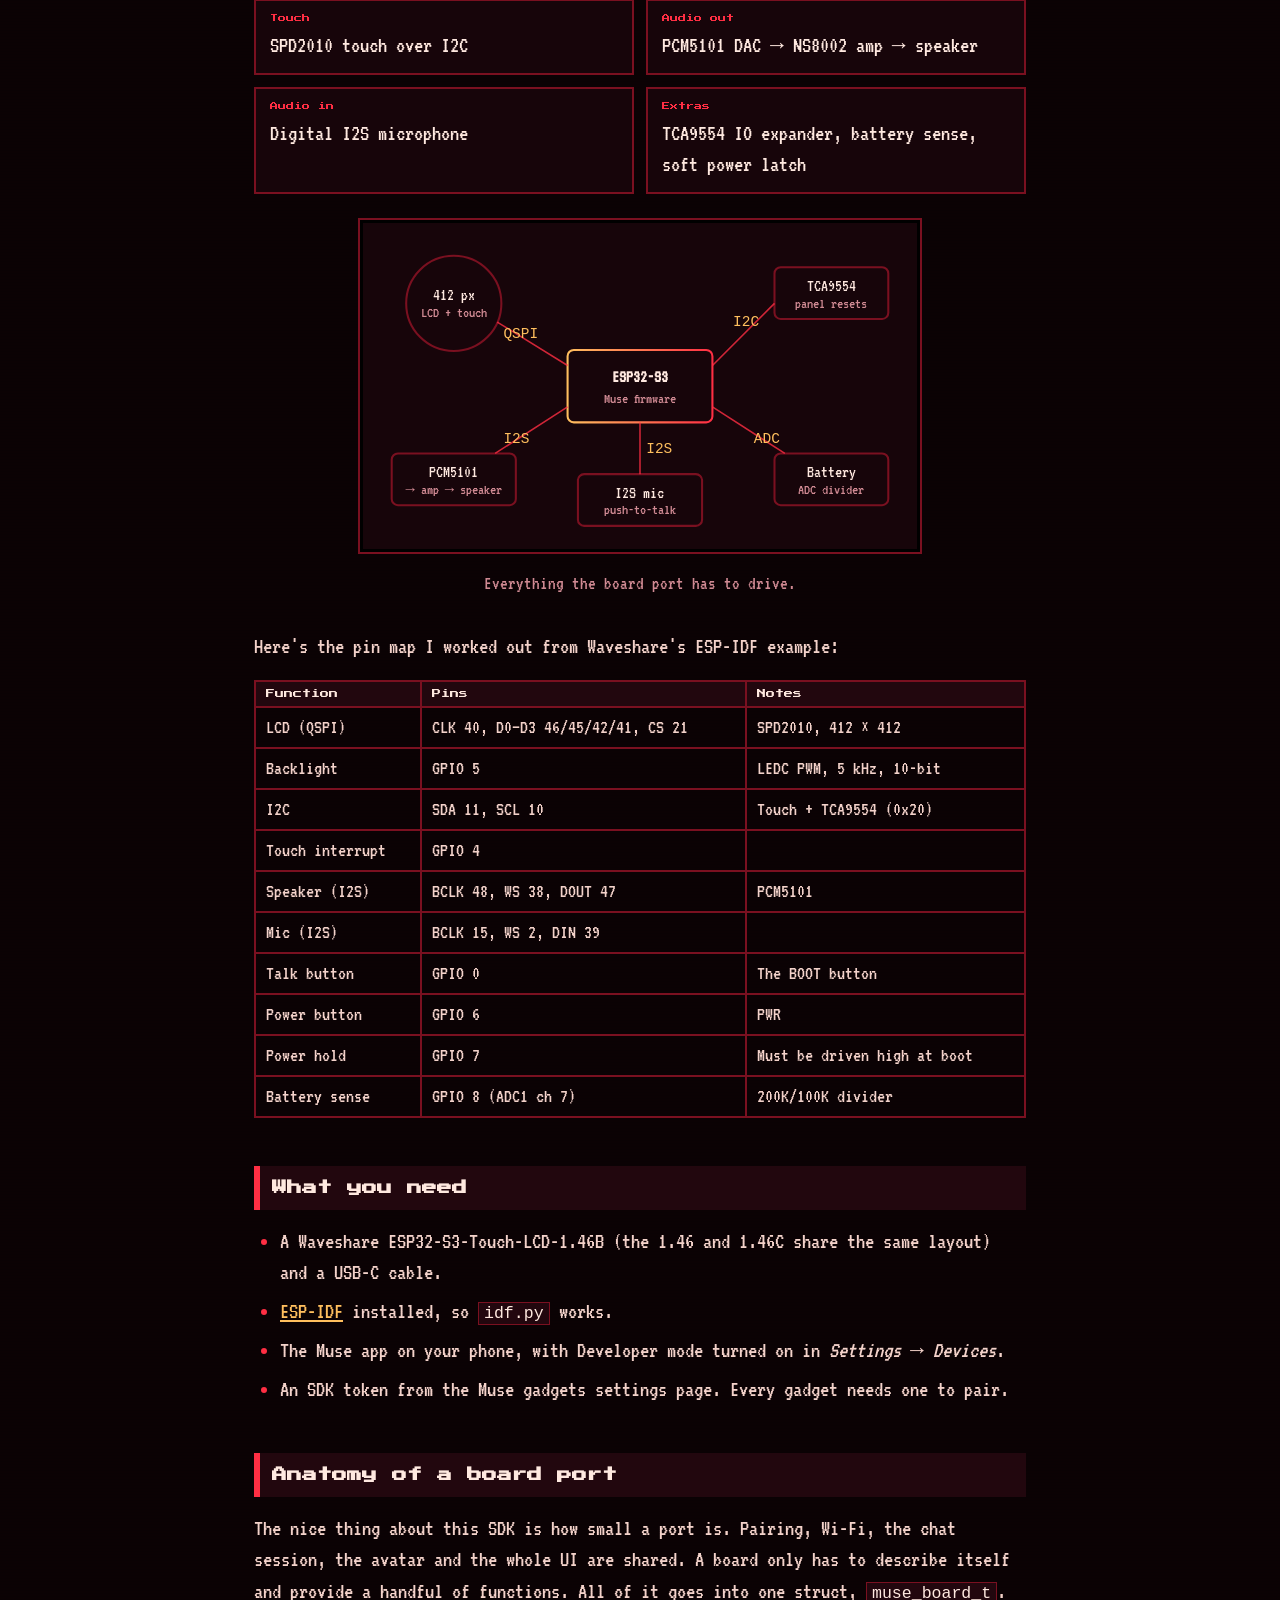
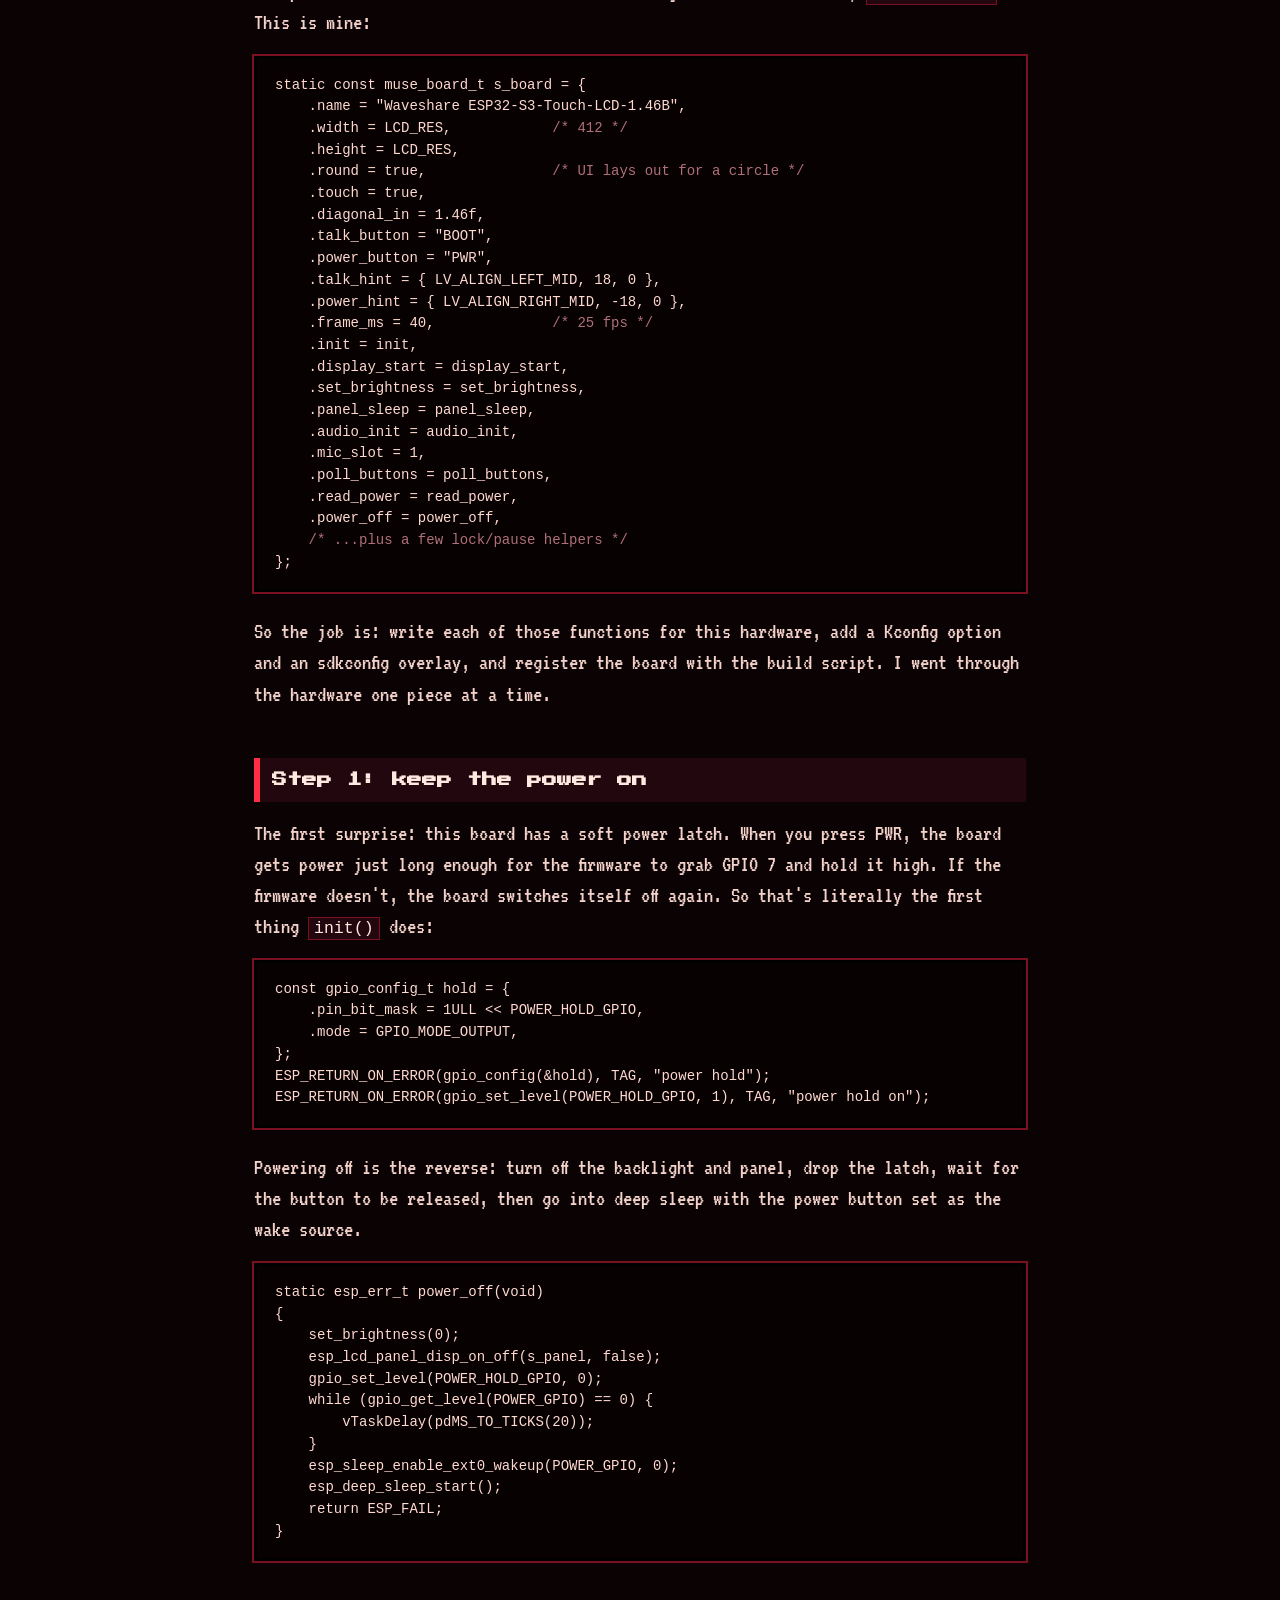
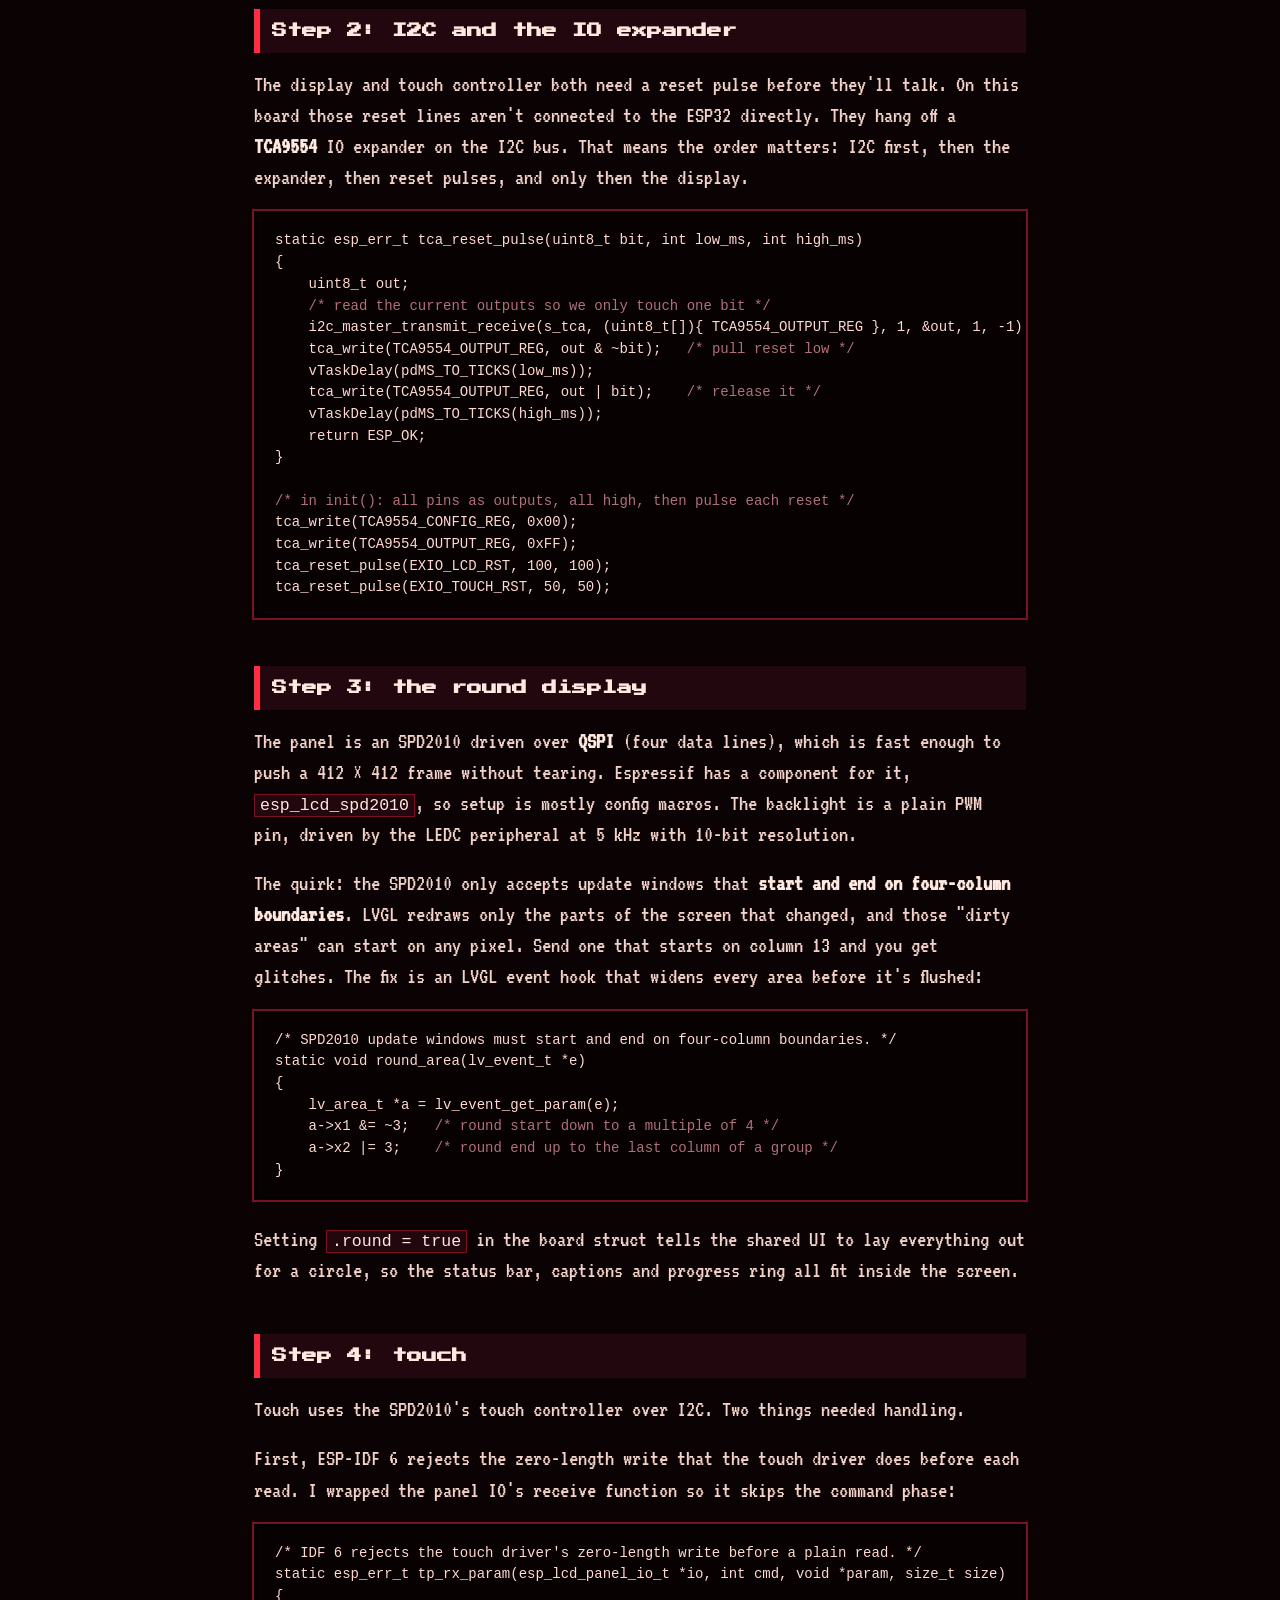
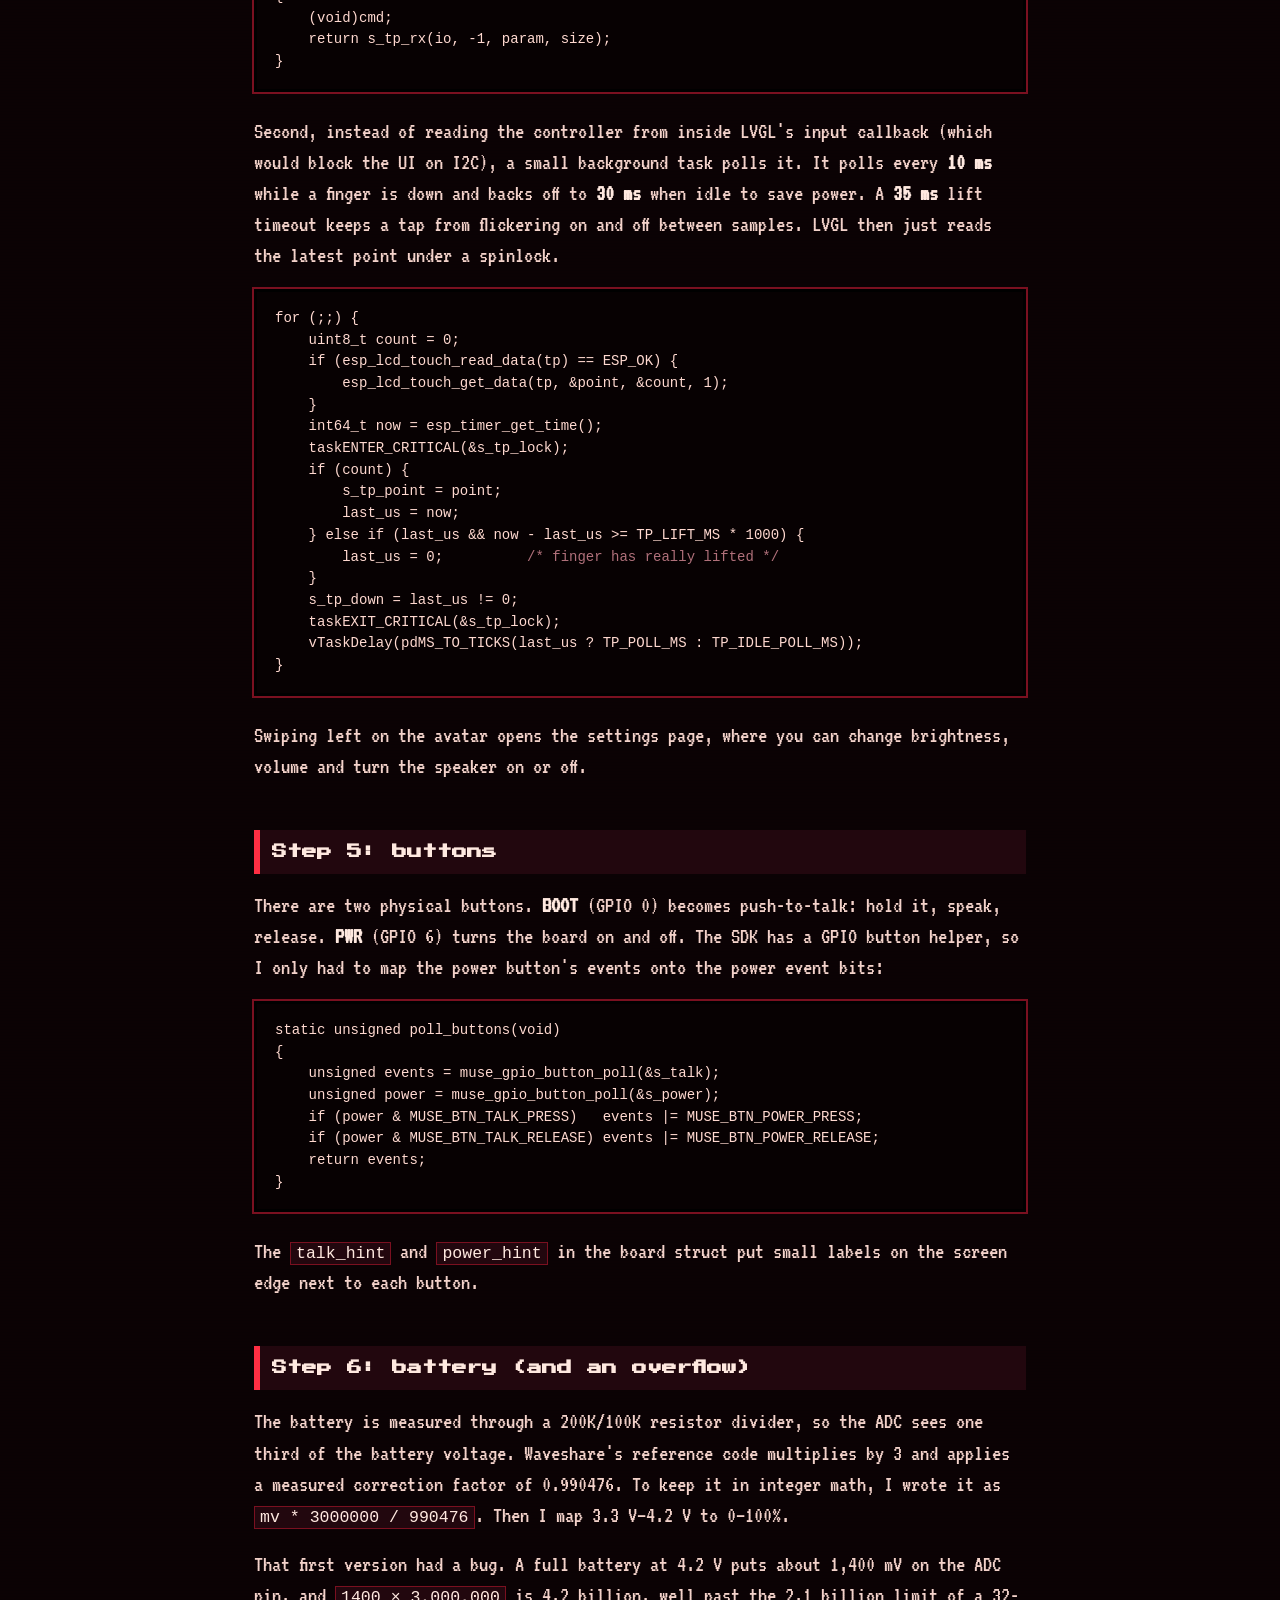
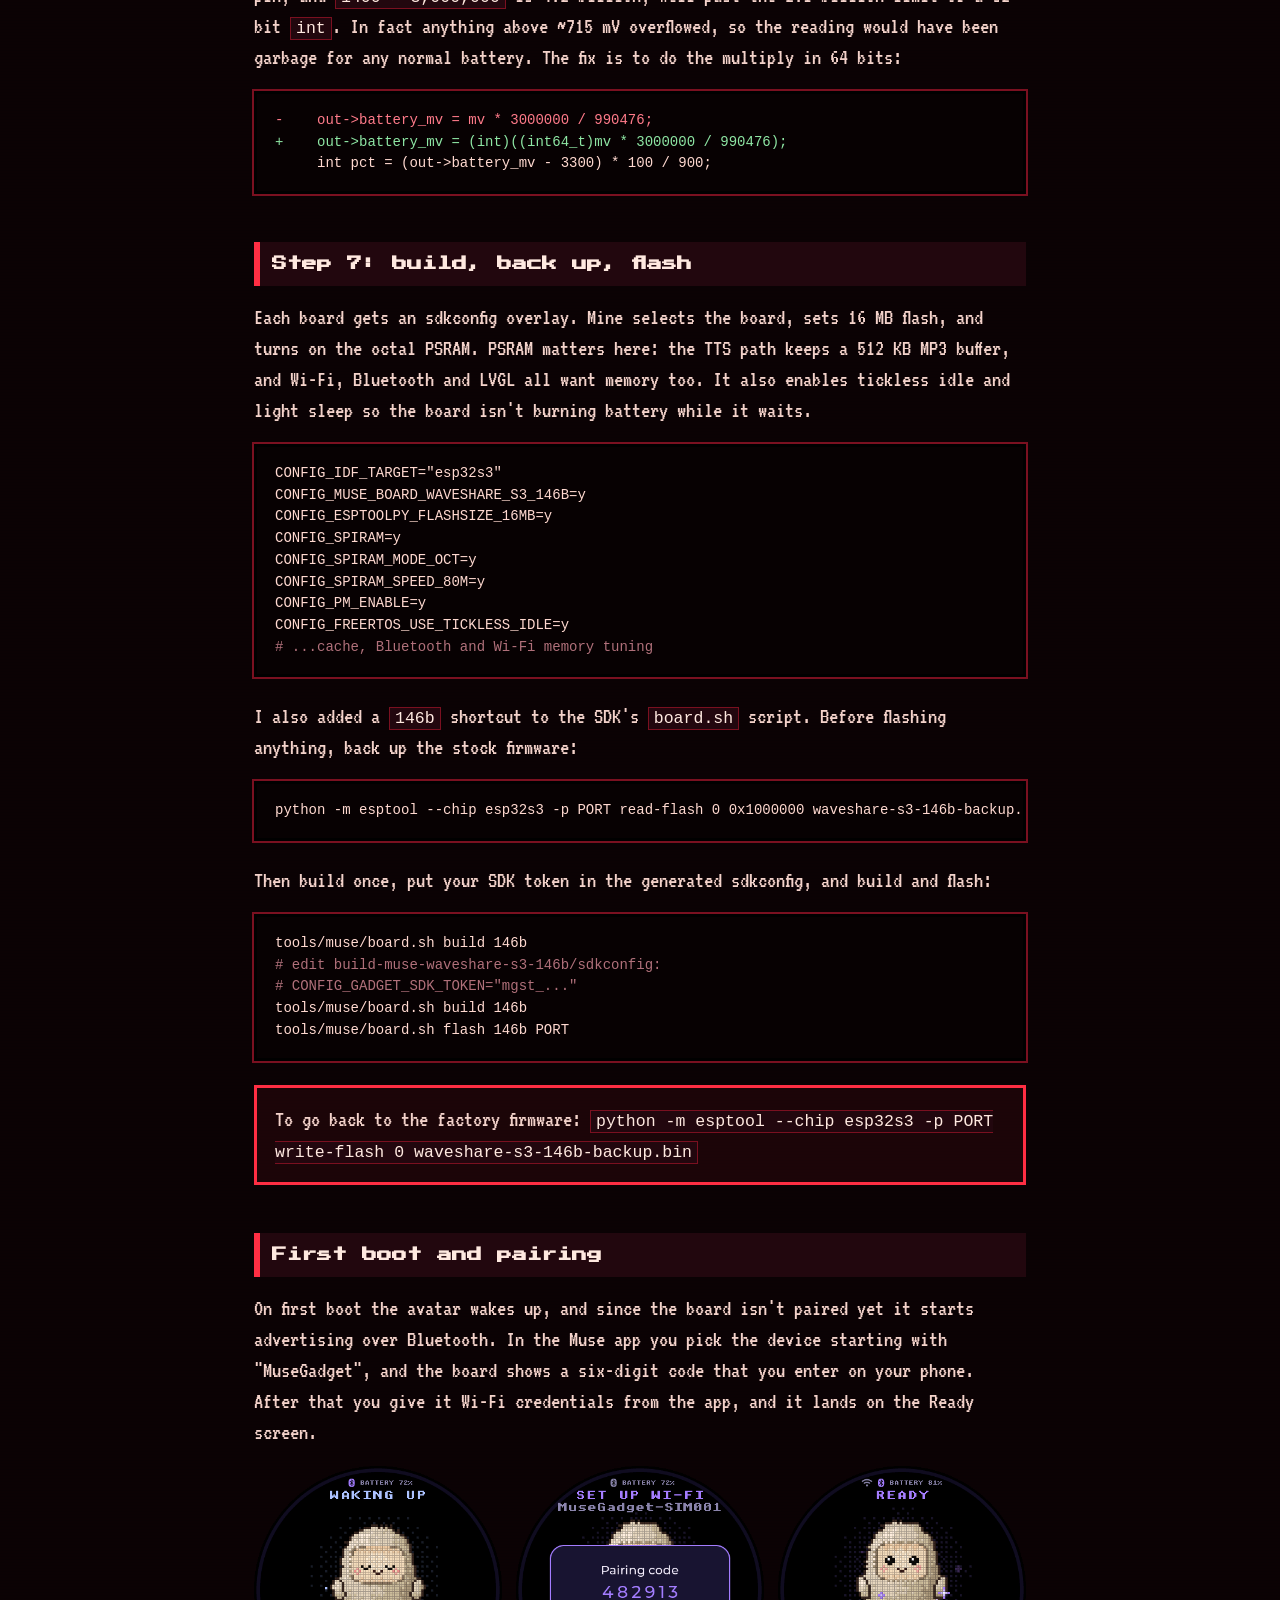
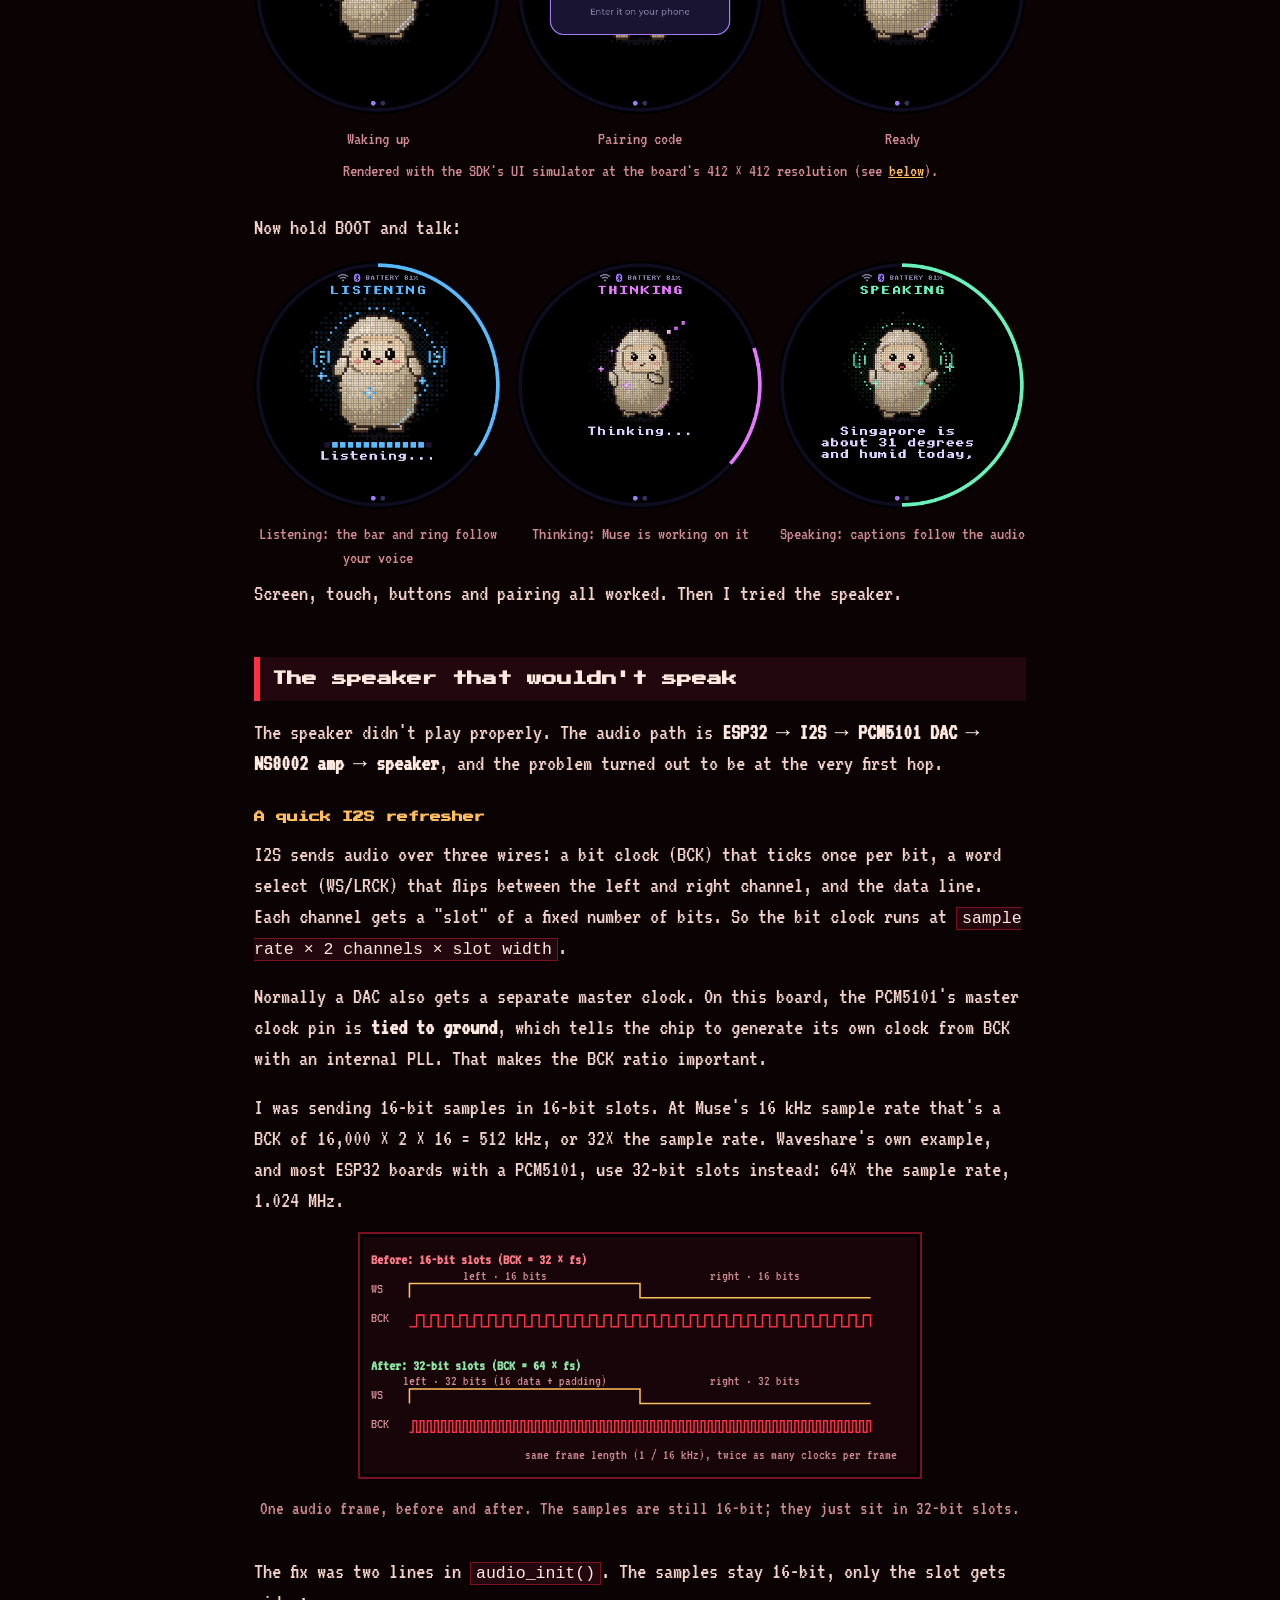
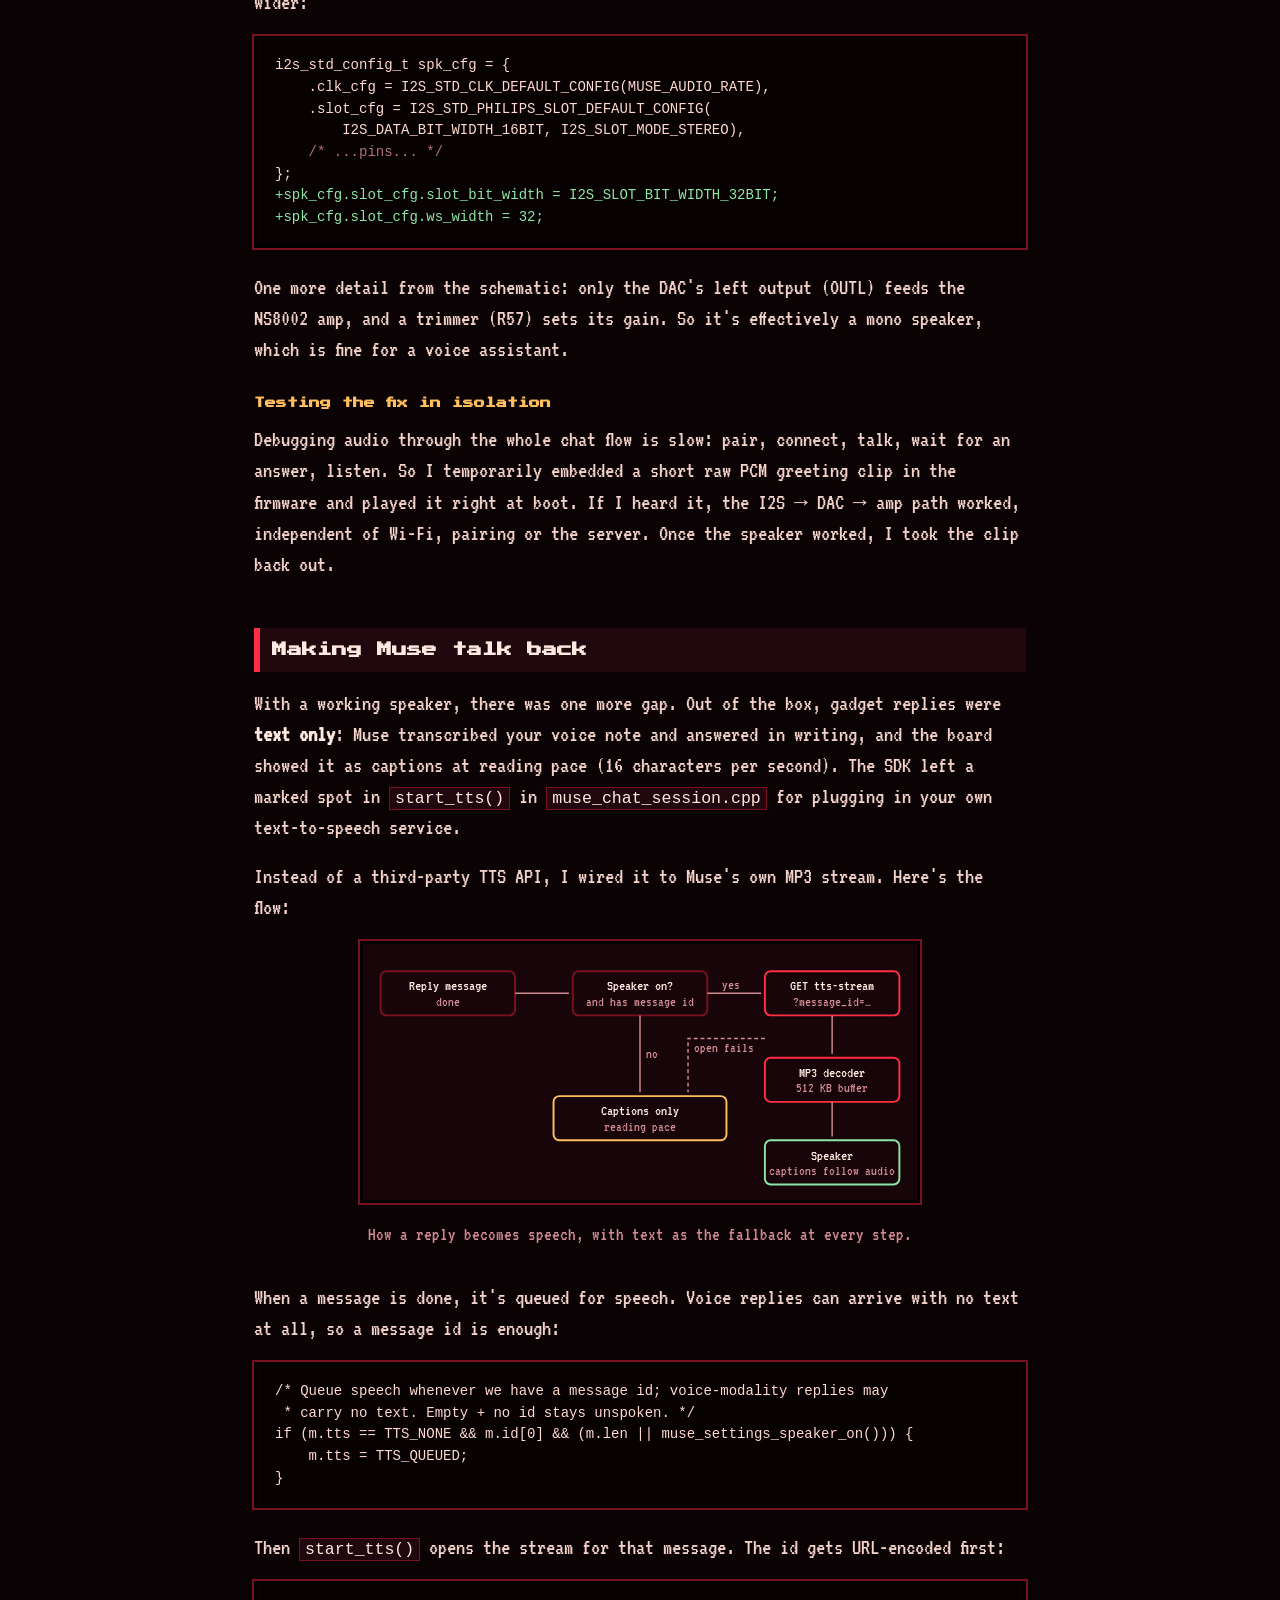
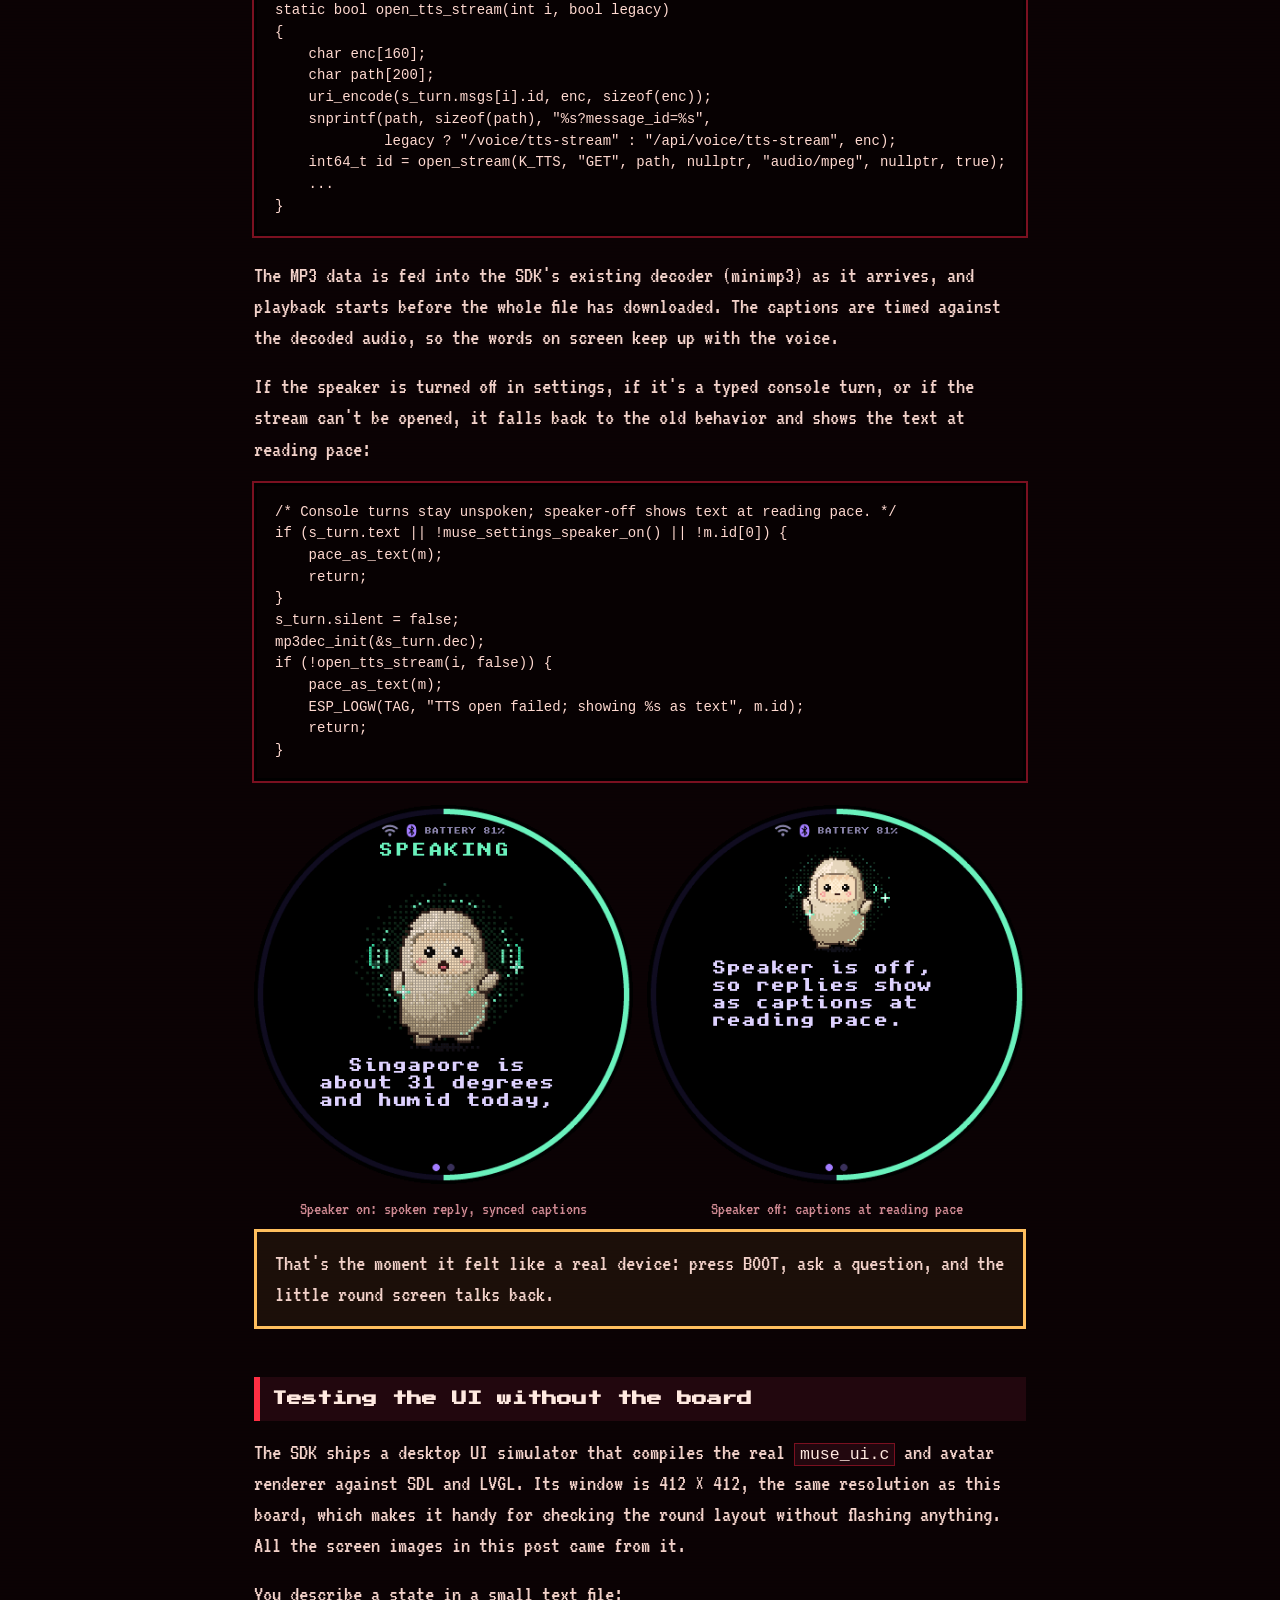
<file: blog/museboard-esp32.html>
<!DOCTYPE html>
<html lang="en">
<head>
  <meta charset="UTF-8" />
  <meta name="viewport" content="width=device-width, initial-scale=1.0" />
  <link rel="preconnect" href="https://fonts.googleapis.com" />
  <link href="https://fonts.googleapis.com/css2?family=Press+Start+2P&family=VT323&display=swap" rel="stylesheet" />
  <link rel="stylesheet" href="blog.css" />
  <title>MuseBoard: porting Muse to a round ESP32-S3 display — Roshan Premil</title>
  <meta name="description" content="A step-by-step walkthrough of porting the Muse gadget firmware to the Waveshare ESP32-S3-Touch-LCD-1.46B: display, touch, buttons, battery, a speaker bug and spoken replies." />
  <meta property="og:image" content="images/museboard/hero.png" />
</head>
<body>
<nav class="site-nav" aria-label="Site">
  <a href="../index.html" class="nav-logo">ROSH<span>CITY</span></a>
  <ul class="nav-links">
    <li><a href="../index.html">CITY</a></li>
    <li><a href="index.html" class="active">BLOG</a></li>
    <li><a href="../resume.html">RÉSUMÉ</a></li>
  </ul>
</nav>

<main class="wide">
  <a href="index.html" class="back">← all posts</a>

  <article>
    <header>
      <div class="post-meta">OCT 2026 · UPDATED NOV 2026 · 15 MIN READ</div>
      <h1>MuseBoard: porting Muse to a round ESP32-S3 display</h1>
      <p class="lede">
        This is the full story of how I got the Muse voice assistant running on a tiny round touchscreen board:
        every peripheral I had to bring up, the bug that kept the speaker from working, and how I made it answer out loud.
      </p>
      <div class="tags">
        <span class="tag cyan">C</span>
        <span class="tag pink">ESP32-S3</span>
        <span class="tag">ESP-IDF</span>
        <span class="tag">LVGL</span>
        <span class="tag">I2S audio</span>
      </div>
    </header>

    <figure class="shot">
      <img class="hero-img" src="images/museboard/hero.png" alt="The Muse avatar in its Ready state on a round 412 pixel screen, with BOOT and PWR buttons on either side" />
      <figcaption>MuseBoard idle on the 412 × 412 round screen. BOOT is push-to-talk, PWR turns it on and off.</figcaption>
    </figure>

    <div class="callout">
      <p><strong>★ Update, Nov 2026:</strong> the board support is now merged into Meta's
      <a href="https://github.com/facebookincubator/muse-gadget-sdk/pull/218" target="_blank" rel="noopener">facebookincubator/muse-gadget-sdk</a>
      main branch (PR #218). <a href="#upstream">What got merged ↓</a></p>
    </div>

    <div class="tldr">
      <p><b>TL;DR</b></p>
      <ul>
        <li>I added support for the <strong>Waveshare ESP32-S3-Touch-LCD-1.46B</strong> to the open-source Muse gadget SDK: one ~550-line C file plus a config overlay.</li>
        <li>The speaker didn't play properly until I switched the I2S slots from <strong>16-bit to 32-bit</strong>, because the DAC derives its clock from the bit clock.</li>
        <li>I wired replies to Muse's <strong>MP3 text-to-speech stream</strong>, so the board talks back instead of only showing captions.</li>
        <li>The board support (power latch, PWR key, battery sensing) was <strong>merged upstream</strong> into Meta's repo. The speaker fix and spoken replies live on my fork.</li>
        <li>Code: <a href="https://github.com/Rosh2403/muse-gadget-sdk" target="_blank" rel="noopener">my fork</a> · <a href="https://github.com/facebookincubator/muse-gadget-sdk/pull/218" target="_blank" rel="noopener">merged PR #218</a></li>
      </ul>
    </div>

    <div class="toc" role="navigation" aria-label="Contents">
      <strong>Contents</strong>
      <ol>
        <li><a href="#what-is-muse">What is a Muse gadget?</a></li>
        <li><a href="#hardware">The hardware</a></li>
        <li><a href="#setup">What you need</a></li>
        <li><a href="#anatomy">Anatomy of a board port</a></li>
        <li><a href="#power">Step 1: keep the power on</a></li>
        <li><a href="#i2c">Step 2: I2C and the IO expander</a></li>
        <li><a href="#display">Step 3: the round display</a></li>
        <li><a href="#touch">Step 4: touch</a></li>
        <li><a href="#buttons">Step 5: buttons</a></li>
        <li><a href="#battery">Step 6: battery (and an overflow)</a></li>
        <li><a href="#build">Step 7: build, back up, flash</a></li>
        <li><a href="#first-boot">First boot and pairing</a></li>
        <li><a href="#speaker">The speaker that wouldn't speak</a></li>
        <li><a href="#tts">Making Muse talk back</a></li>
        <li><a href="#simulator">Testing the UI without the board</a></li>
        <li><a href="#upstream">Getting it merged upstream</a></li>
        <li><a href="#lessons">What I learned</a></li>
      </ol>
    </div>

    <!-- ───────────────────────────── -->
    <h2 id="what-is-muse">What is a Muse gadget?</h2>
    <p>
      Muse gadgets are open-source devices you build yourself. You take an off-the-shelf ESP32 board (or a Raspberry Pi),
      flash it with the Muse device SDK, and pair it with the Muse app on your phone. From then on it's a small voice
      assistant: hold a button, ask something, and Muse answers on the device.
    </p>
    <p>
      The ESP32 SDK already supports a long list of boards: M5Stack sticks, the SenseCAP Watcher, the ESP32-S3-BOX-3,
      several Waveshare round displays, and more. It didn't support the board I had, so I decided to port it. I call
      the result <strong>MuseBoard</strong>.
    </p>
    <p>A conversation on the device goes like this:</p>

    <figure class="shot">
      <img src="images/museboard/flow.png" alt="Four round screens in a row: Listening, Thinking, Speaking, then Ready" loading="lazy" />
      <figcaption>Listening → Thinking → Speaking → Ready. The ring around the edge shows the level while listening and progress while thinking or speaking.</figcaption>
    </figure>

    <!-- ───────────────────────────── -->
    <h2 id="hardware">The hardware</h2>
    <p>
      The board is Waveshare's <strong>ESP32-S3-Touch-LCD-1.46B</strong>. It's about the size of a large watch face, and it
      has everything a voice assistant needs on one PCB: a screen, a microphone, a speaker amp, buttons and a battery connector.
    </p>

    <!-- PHOTO: a photo of the physical board (front and back) fits well here. -->

    <div class="spec-grid">
      <div class="spec"><b>MCU</b><span>ESP32-S3, octal PSRAM at 80 MHz, 16 MB flash</span></div>
      <div class="spec"><b>Display</b><span>1.46" 412 × 412 round, SPD2010 controller over QSPI</span></div>
      <div class="spec"><b>Touch</b><span>SPD2010 touch over I2C</span></div>
      <div class="spec"><b>Audio out</b><span>PCM5101 DAC → NS8002 amp → speaker</span></div>
      <div class="spec"><b>Audio in</b><span>Digital I2S microphone</span></div>
      <div class="spec"><b>Extras</b><span>TCA9554 IO expander, battery sense, soft power latch</span></div>
    </div>

    <figure class="figure">
      <svg viewBox="0 0 520 300" xmlns="http://www.w3.org/2000/svg" role="img" aria-label="Block diagram: ESP32-S3 connected to the round display over QSPI, IO expander over I2C, DAC and microphone over I2S, and battery over ADC">
        <defs>
          <linearGradient id="g" x1="0" x2="1">
            <stop offset="0" stop-color="#ffbf5e"/><stop offset="1" stop-color="#ff2e43"/>
          </linearGradient>
        </defs>
        <g font-family="VT323, monospace" font-size="17" fill="#ffe9e0" text-anchor="middle">
          <rect x="190" y="115" width="140" height="70" rx="6" fill="#17050a" stroke="url(#g)" stroke-width="2"/>
          <text x="260" y="146" font-weight="700">ESP32-S3</text>
          <text x="260" y="166" fill="#d08a93" font-size="15">Muse firmware</text>
          <circle cx="80" cy="70" r="46" fill="#17050a" stroke="#7a1020" stroke-width="2"/>
          <text x="80" y="67">412 px</text><text x="80" y="83" fill="#d08a93" font-size="15">LCD + touch</text>
          <rect x="390" y="35" width="110" height="50" rx="6" fill="#17050a" stroke="#7a1020" stroke-width="2"/>
          <text x="445" y="58">TCA9554</text><text x="445" y="74" fill="#d08a93" font-size="15">panel resets</text>
          <rect x="20" y="215" width="120" height="50" rx="6" fill="#17050a" stroke="#7a1020" stroke-width="2"/>
          <text x="80" y="238">PCM5101</text><text x="80" y="254" fill="#d08a93" font-size="15">→ amp → speaker</text>
          <rect x="200" y="235" width="120" height="50" rx="6" fill="#17050a" stroke="#7a1020" stroke-width="2"/>
          <text x="260" y="258">I2S mic</text><text x="260" y="274" fill="#d08a93" font-size="15">push-to-talk</text>
          <rect x="390" y="215" width="110" height="50" rx="6" fill="#17050a" stroke="#7a1020" stroke-width="2"/>
          <text x="445" y="238">Battery</text><text x="445" y="254" fill="#d08a93" font-size="15">ADC divider</text>
        </g>
        <g stroke="#ff2e43" stroke-width="1.5" fill="none" opacity="0.8">
          <path d="M122 88 L190 130"/><path d="M330 130 L390 70"/>
          <path d="M190 170 L120 215"/><path d="M260 185 L260 235"/><path d="M330 170 L400 215"/>
        </g>
        <g font-family="ui-monospace, monospace" font-size="14" fill="#ffbf5e">
          <text x="128" y="103">QSPI</text><text x="350" y="92">I2C</text>
          <text x="128" y="205">I2S</text><text x="266" y="215">I2S</text><text x="370" y="205">ADC</text>
        </g>
      </svg>
      <figcaption>Everything the board port has to drive.</figcaption>
    </figure>

    <p>Here's the pin map I worked out from Waveshare's ESP-IDF example:</p>
    <div class="table-wrap">
      <table>
        <tr><th>Function</th><th>Pins</th><th>Notes</th></tr>
        <tr><td>LCD (QSPI)</td><td>CLK 40, D0–D3 46/45/42/41, CS 21</td><td>SPD2010, 412 × 412</td></tr>
        <tr><td>Backlight</td><td>GPIO 5</td><td>LEDC PWM, 5 kHz, 10-bit</td></tr>
        <tr><td>I2C</td><td>SDA 11, SCL 10</td><td>Touch + TCA9554 (0x20)</td></tr>
        <tr><td>Touch interrupt</td><td>GPIO 4</td><td></td></tr>
        <tr><td>Speaker (I2S)</td><td>BCLK 48, WS 38, DOUT 47</td><td>PCM5101</td></tr>
        <tr><td>Mic (I2S)</td><td>BCLK 15, WS 2, DIN 39</td><td></td></tr>
        <tr><td>Talk button</td><td>GPIO 0</td><td>The BOOT button</td></tr>
        <tr><td>Power button</td><td>GPIO 6</td><td>PWR</td></tr>
        <tr><td>Power hold</td><td>GPIO 7</td><td>Must be driven high at boot</td></tr>
        <tr><td>Battery sense</td><td>GPIO 8 (ADC1 ch 7)</td><td>200K/100K divider</td></tr>
      </table>
    </div>

    <!-- ───────────────────────────── -->
    <h2 id="setup">What you need</h2>
    <ul>
      <li>A Waveshare ESP32-S3-Touch-LCD-1.46B (the 1.46 and 1.46C share the same layout) and a USB-C cable.</li>
      <li><a href="https://docs.espressif.com/projects/esp-idf/" target="_blank" rel="noopener">ESP-IDF</a> installed, so <code>idf.py</code> works.</li>
      <li>The Muse app on your phone, with Developer mode turned on in <em>Settings → Devices</em>.</li>
      <li>An SDK token from the Muse gadgets settings page. Every gadget needs one to pair.</li>
    </ul>

    <!-- ───────────────────────────── -->
    <h2 id="anatomy">Anatomy of a board port</h2>
    <p>
      The nice thing about this SDK is how small a port is. Pairing, Wi-Fi, the chat session, the avatar and the whole
      UI are shared. A board only has to describe itself and provide a handful of functions. All of it goes into one struct,
      <code>muse_board_t</code>. This is mine:
    </p>
<pre><code>static const muse_board_t s_board = {
    .name = "Waveshare ESP32-S3-Touch-LCD-1.46B",
    .width = LCD_RES,            <span class="cm">/* 412 */</span>
    .height = LCD_RES,
    .round = true,               <span class="cm">/* UI lays out for a circle */</span>
    .touch = true,
    .diagonal_in = 1.46f,
    .talk_button = "BOOT",
    .power_button = "PWR",
    .talk_hint = { LV_ALIGN_LEFT_MID, 18, 0 },
    .power_hint = { LV_ALIGN_RIGHT_MID, -18, 0 },
    .frame_ms = 40,              <span class="cm">/* 25 fps */</span>
    .init = init,
    .display_start = display_start,
    .set_brightness = set_brightness,
    .panel_sleep = panel_sleep,
    .audio_init = audio_init,
    .mic_slot = 1,
    .poll_buttons = poll_buttons,
    .read_power = read_power,
    .power_off = power_off,
    <span class="cm">/* ...plus a few lock/pause helpers */</span>
};</code></pre>
    <p>
      So the job is: write each of those functions for this hardware, add a Kconfig option and an sdkconfig overlay,
      and register the board with the build script. I went through the hardware one piece at a time.
    </p>

    <!-- ───────────────────────────── -->
    <h2 id="power">Step 1: keep the power on</h2>
    <p>
      The first surprise: this board has a soft power latch. When you press PWR, the board gets power just long enough for the
      firmware to grab GPIO 7 and hold it high. If the firmware doesn't, the board switches itself off again.
      So that's literally the first thing <code>init()</code> does:
    </p>
<pre><code>const gpio_config_t hold = {
    .pin_bit_mask = 1ULL &lt;&lt; POWER_HOLD_GPIO,
    .mode = GPIO_MODE_OUTPUT,
};
ESP_RETURN_ON_ERROR(gpio_config(&amp;hold), TAG, "power hold");
ESP_RETURN_ON_ERROR(gpio_set_level(POWER_HOLD_GPIO, 1), TAG, "power hold on");</code></pre>
    <p>
      Powering off is the reverse: turn off the backlight and panel, drop the latch, wait for the button to be released,
      then go into deep sleep with the power button set as the wake source.
    </p>
<pre><code>static esp_err_t power_off(void)
{
    set_brightness(0);
    esp_lcd_panel_disp_on_off(s_panel, false);
    gpio_set_level(POWER_HOLD_GPIO, 0);
    while (gpio_get_level(POWER_GPIO) == 0) {
        vTaskDelay(pdMS_TO_TICKS(20));
    }
    esp_sleep_enable_ext0_wakeup(POWER_GPIO, 0);
    esp_deep_sleep_start();
    return ESP_FAIL;
}</code></pre>

    <!-- ───────────────────────────── -->
    <h2 id="i2c">Step 2: I2C and the IO expander</h2>
    <p>
      The display and touch controller both need a reset pulse before they'll talk. On this board those reset lines aren't
      connected to the ESP32 directly. They hang off a <strong>TCA9554</strong> IO expander on the I2C bus. That means
      the order matters: I2C first, then the expander, then reset pulses, and only then the display.
    </p>
<pre><code>static esp_err_t tca_reset_pulse(uint8_t bit, int low_ms, int high_ms)
{
    uint8_t out;
    <span class="cm">/* read the current outputs so we only touch one bit */</span>
    i2c_master_transmit_receive(s_tca, (uint8_t[]){ TCA9554_OUTPUT_REG }, 1, &amp;out, 1, -1);
    tca_write(TCA9554_OUTPUT_REG, out &amp; ~bit);   <span class="cm">/* pull reset low */</span>
    vTaskDelay(pdMS_TO_TICKS(low_ms));
    tca_write(TCA9554_OUTPUT_REG, out | bit);    <span class="cm">/* release it */</span>
    vTaskDelay(pdMS_TO_TICKS(high_ms));
    return ESP_OK;
}

<span class="cm">/* in init(): all pins as outputs, all high, then pulse each reset */</span>
tca_write(TCA9554_CONFIG_REG, 0x00);
tca_write(TCA9554_OUTPUT_REG, 0xFF);
tca_reset_pulse(EXIO_LCD_RST, 100, 100);
tca_reset_pulse(EXIO_TOUCH_RST, 50, 50);</code></pre>

    <!-- ───────────────────────────── -->
    <h2 id="display">Step 3: the round display</h2>
    <p>
      The panel is an SPD2010 driven over <strong>QSPI</strong> (four data lines), which is fast enough to push a 412 × 412 frame
      without tearing. Espressif has a component for it, <code>esp_lcd_spd2010</code>, so setup is mostly config macros.
      The backlight is a plain PWM pin, driven by the LEDC peripheral at 5 kHz with 10-bit resolution.
    </p>
    <p>
      The quirk: the SPD2010 only accepts update windows that <strong>start and end on four-column boundaries</strong>.
      LVGL redraws only the parts of the screen that changed, and those "dirty areas" can start on any pixel. Send one
      that starts on column 13 and you get glitches. The fix is an LVGL event hook that widens every area before it's flushed:
    </p>
<pre><code>/* SPD2010 update windows must start and end on four-column boundaries. */
static void round_area(lv_event_t *e)
{
    lv_area_t *a = lv_event_get_param(e);
    a-&gt;x1 &amp;= ~3;   <span class="cm">/* round start down to a multiple of 4 */</span>
    a-&gt;x2 |= 3;    <span class="cm">/* round end up to the last column of a group */</span>
}</code></pre>
    <p>
      Setting <code>.round = true</code> in the board struct tells the shared UI to lay everything out for a circle, so
      the status bar, captions and progress ring all fit inside the screen.
    </p>

    <!-- ───────────────────────────── -->
    <h2 id="touch">Step 4: touch</h2>
    <p>
      Touch uses the SPD2010's touch controller over I2C. Two things needed handling.
    </p>
    <p>
      First, ESP-IDF 6 rejects the zero-length write that the touch driver does before each read. I wrapped the panel IO's
      receive function so it skips the command phase:
    </p>
<pre><code>/* IDF 6 rejects the touch driver's zero-length write before a plain read. */
static esp_err_t tp_rx_param(esp_lcd_panel_io_t *io, int cmd, void *param, size_t size)
{
    (void)cmd;
    return s_tp_rx(io, -1, param, size);
}</code></pre>
    <p>
      Second, instead of reading the controller from inside LVGL's input callback (which would block the UI on I2C),
      a small background task polls it. It polls every <strong>10 ms</strong> while a finger is down and backs off to
      <strong>30 ms</strong> when idle to save power. A <strong>35 ms</strong> lift timeout keeps a tap from
      flickering on and off between samples. LVGL then just reads the latest point under a spinlock.
    </p>
<pre><code>for (;;) {
    uint8_t count = 0;
    if (esp_lcd_touch_read_data(tp) == ESP_OK) {
        esp_lcd_touch_get_data(tp, &amp;point, &amp;count, 1);
    }
    int64_t now = esp_timer_get_time();
    taskENTER_CRITICAL(&amp;s_tp_lock);
    if (count) {
        s_tp_point = point;
        last_us = now;
    } else if (last_us &amp;&amp; now - last_us &gt;= TP_LIFT_MS * 1000) {
        last_us = 0;          <span class="cm">/* finger has really lifted */</span>
    }
    s_tp_down = last_us != 0;
    taskEXIT_CRITICAL(&amp;s_tp_lock);
    vTaskDelay(pdMS_TO_TICKS(last_us ? TP_POLL_MS : TP_IDLE_POLL_MS));
}</code></pre>
    <p>Swiping left on the avatar opens the settings page, where you can change brightness, volume and turn the speaker on or off.</p>

    <!-- ───────────────────────────── -->
    <h2 id="buttons">Step 5: buttons</h2>
    <p>
      There are two physical buttons. <strong>BOOT</strong> (GPIO 0) becomes push-to-talk: hold it, speak, release.
      <strong>PWR</strong> (GPIO 6) turns the board on and off. The SDK has a GPIO button helper, so I only had to map the
      power button's events onto the power event bits:
    </p>
<pre><code>static unsigned poll_buttons(void)
{
    unsigned events = muse_gpio_button_poll(&amp;s_talk);
    unsigned power = muse_gpio_button_poll(&amp;s_power);
    if (power &amp; MUSE_BTN_TALK_PRESS)   events |= MUSE_BTN_POWER_PRESS;
    if (power &amp; MUSE_BTN_TALK_RELEASE) events |= MUSE_BTN_POWER_RELEASE;
    return events;
}</code></pre>
    <p>The <code>talk_hint</code> and <code>power_hint</code> in the board struct put small labels on the screen edge next to each button.</p>

    <!-- ───────────────────────────── -->
    <h2 id="battery">Step 6: battery (and an overflow)</h2>
    <p>
      The battery is measured through a 200K/100K resistor divider, so the ADC sees one third of the battery voltage.
      Waveshare's reference code multiplies by 3 and applies a measured correction factor of 0.990476. To keep it in integer
      math, I wrote it as <code>mv * 3000000 / 990476</code>. Then I map 3.3 V–4.2 V to 0–100%.
    </p>
    <p>
      That first version had a bug. A full battery at 4.2 V puts about 1,400 mV on the ADC pin, and
      <code>1400 × 3,000,000</code> is 4.2 billion, well past the 2.1 billion limit of a 32-bit <code>int</code>. In fact
      anything above ~715 mV overflowed, so the reading would have been garbage for any normal battery. The fix is to do the
      multiply in 64 bits:
    </p>
<pre><code><span class="diff-del">-    out-&gt;battery_mv = mv * 3000000 / 990476;</span>
<span class="diff-add">+    out-&gt;battery_mv = (int)((int64_t)mv * 3000000 / 990476);</span>
     int pct = (out-&gt;battery_mv - 3300) * 100 / 900;</code></pre>

    <!-- ───────────────────────────── -->
    <h2 id="build">Step 7: build, back up, flash</h2>
    <p>
      Each board gets an sdkconfig overlay. Mine selects the board, sets 16 MB flash, and turns on the octal PSRAM. PSRAM matters
      here: the TTS path keeps a 512 KB MP3 buffer, and Wi-Fi, Bluetooth and LVGL all want memory too. It also enables
      tickless idle and light sleep so the board isn't burning battery while it waits.
    </p>
<pre><code>CONFIG_IDF_TARGET="esp32s3"
CONFIG_MUSE_BOARD_WAVESHARE_S3_146B=y
CONFIG_ESPTOOLPY_FLASHSIZE_16MB=y
CONFIG_SPIRAM=y
CONFIG_SPIRAM_MODE_OCT=y
CONFIG_SPIRAM_SPEED_80M=y
CONFIG_PM_ENABLE=y
CONFIG_FREERTOS_USE_TICKLESS_IDLE=y
<span class="cm"># ...cache, Bluetooth and Wi-Fi memory tuning</span></code></pre>
    <p>I also added a <code>146b</code> shortcut to the SDK's <code>board.sh</code> script. Before flashing anything, back up the stock firmware:</p>
<pre><code>python -m esptool --chip esp32s3 -p PORT read-flash 0 0x1000000 waveshare-s3-146b-backup.bin</code></pre>
    <p>Then build once, put your SDK token in the generated sdkconfig, and build and flash:</p>
<pre><code>tools/muse/board.sh build 146b
<span class="cm"># edit build-muse-waveshare-s3-146b/sdkconfig:</span>
<span class="cm"># CONFIG_GADGET_SDK_TOKEN="mgst_..."</span>
tools/muse/board.sh build 146b
tools/muse/board.sh flash 146b PORT</code></pre>
    <div class="callout warn">
      <p>To go back to the factory firmware: <code>python -m esptool --chip esp32s3 -p PORT write-flash 0 waveshare-s3-146b-backup.bin</code></p>
    </div>

    <!-- ───────────────────────────── -->
    <h2 id="first-boot">First boot and pairing</h2>
    <p>
      On first boot the avatar wakes up, and since the board isn't paired yet it starts advertising over Bluetooth.
      In the Muse app you pick the device starting with "MuseGadget", and the board shows a six-digit code that you enter on your phone.
      After that you give it Wi-Fi credentials from the app, and it lands on the Ready screen.
    </p>

    <!-- PHOTO: a photo of the board on its first successful boot fits well here. -->

    <div class="shot-row">
      <figure><img src="images/museboard/ui-boot.png" alt="Waking up screen" loading="lazy" /><figcaption>Waking up</figcaption></figure>
      <figure><img src="images/museboard/ui-pairing.png" alt="Pairing code screen" loading="lazy" /><figcaption>Pairing code</figcaption></figure>
      <figure><img src="images/museboard/ui-idle.png" alt="Ready screen" loading="lazy" /><figcaption>Ready</figcaption></figure>
    </div>
    <p class="sim-note">Rendered with the SDK's UI simulator at the board's 412 × 412 resolution (see <a href="#simulator">below</a>).</p>

    <p>Now hold BOOT and talk:</p>
    <div class="shot-row">
      <figure><img src="images/museboard/ui-listening.png" alt="Listening screen with a level meter" loading="lazy" /><figcaption>Listening: the bar and ring follow your voice</figcaption></figure>
      <figure><img src="images/museboard/ui-thinking.png" alt="Thinking screen" loading="lazy" /><figcaption>Thinking: Muse is working on it</figcaption></figure>
      <figure><img src="images/museboard/ui-speaking.png" alt="Speaking screen with captions" loading="lazy" /><figcaption>Speaking: captions follow the audio</figcaption></figure>
    </div>
    <p>
      Screen, touch, buttons and pairing all worked. Then I tried the speaker.
    </p>

    <!-- ───────────────────────────── -->
    <h2 id="speaker">The speaker that wouldn't speak</h2>
    <p>
      The speaker didn't play properly. The audio path is <strong>ESP32 → I2S → PCM5101 DAC → NS8002 amp → speaker</strong>,
      and the problem turned out to be at the very first hop.
    </p>
    <h3>A quick I2S refresher</h3>
    <p>
      I2S sends audio over three wires: a bit clock (BCK) that ticks once per bit, a word select (WS/LRCK) that flips between
      the left and right channel, and the data line. Each channel gets a "slot" of a fixed number of bits. So the bit clock
      runs at <code>sample rate × 2 channels × slot width</code>.
    </p>
    <p>
      Normally a DAC also gets a separate master clock. On this board, the PCM5101's master clock pin is <strong>tied to ground</strong>,
      which tells the chip to generate its own clock from BCK with an internal PLL. That makes the BCK ratio important.
    </p>
    <p>
      I was sending 16-bit samples in 16-bit slots. At Muse's 16 kHz sample rate that's a BCK of 16,000 × 2 × 16 = 512 kHz,
      or 32× the sample rate. Waveshare's own example, and most ESP32 boards with a PCM5101, use 32-bit slots instead:
      64× the sample rate, 1.024 MHz.
    </p>

    <figure class="figure">
      <svg viewBox="0 0 560 230" xmlns="http://www.w3.org/2000/svg" role="img" aria-label="Timing diagram comparing 16-bit slots with 32 bit clocks per frame to 32-bit slots with 64 bit clocks per frame">
        <g font-family="VT323, monospace" font-size="16" fill="#ffe9e0">
          <text x="0" y="20" font-weight="700" fill="#ff7b8a">Before: 16-bit slots (BCK = 32 × fs)</text>
          <text x="0" y="50" fill="#d08a93">WS</text>
          <text x="0" y="80" fill="#d08a93">BCK</text>
          <text x="0" y="130" font-weight="700" fill="#8ee6a4">After: 32-bit slots (BCK = 64 × fs)</text>
          <text x="0" y="160" fill="#d08a93">WS</text>
          <text x="0" y="190" fill="#d08a93">BCK</text>
          <text x="160" y="223" fill="#d08a93" font-size="15">same frame length (1 / 16 kHz), twice as many clocks per frame</text>
        </g>
        <g fill="none" stroke-width="1.6">
          <path d="M40 55 V40 H280 V55 H520" stroke="#ffbf5e"/>
          <path stroke="#ff2e43" d="M40 85 h7.5 v-12 h7.5 v12 h7.5 v-12 h7.5 v12 h7.5 v-12 h7.5 v12 h7.5 v-12 h7.5 v12 h7.5 v-12 h7.5 v12 h7.5 v-12 h7.5 v12 h7.5 v-12 h7.5 v12 h7.5 v-12 h7.5 v12 h7.5 v-12 h7.5 v12 h7.5 v-12 h7.5 v12 h7.5 v-12 h7.5 v12 h7.5 v-12 h7.5 v12 h7.5 v-12 h7.5 v12 h7.5 v-12 h7.5 v12 h7.5 v-12 h7.5 v12 h7.5 v-12 h7.5 v12 h7.5 v-12 h7.5 v12 h7.5 v-12 h7.5 v12 h7.5 v-12 h7.5 v12 h7.5 v-12 h7.5 v12 h7.5 v-12 h7.5 v12 h7.5 v-12 h7.5 v12 h7.5 v-12 h7.5 v12 h7.5 v-12 h7.5 v12 h7.5 v-12 h7.5 v12 h7.5 v-12 h7.5 v12 h7.5 v-12 h7.5 v12 h7.5 v-12 h7.5 v12 h7.5 v-12 h7.5 v12 h7.5 v-12 h7.5 v12 h7.5 v-12 h7.5 v12 h7.5 v-12 h7.5 v12"/>
          <path d="M40 165 V150 H280 V165 H520" stroke="#ffbf5e"/>
          <path stroke="#ff2e43" d="M40 195 h3.75 v-12 h3.75 v12 h3.75 v-12 h3.75 v12 h3.75 v-12 h3.75 v12 h3.75 v-12 h3.75 v12 h3.75 v-12 h3.75 v12 h3.75 v-12 h3.75 v12 h3.75 v-12 h3.75 v12 h3.75 v-12 h3.75 v12 h3.75 v-12 h3.75 v12 h3.75 v-12 h3.75 v12 h3.75 v-12 h3.75 v12 h3.75 v-12 h3.75 v12 h3.75 v-12 h3.75 v12 h3.75 v-12 h3.75 v12 h3.75 v-12 h3.75 v12 h3.75 v-12 h3.75 v12 h3.75 v-12 h3.75 v12 h3.75 v-12 h3.75 v12 h3.75 v-12 h3.75 v12 h3.75 v-12 h3.75 v12 h3.75 v-12 h3.75 v12 h3.75 v-12 h3.75 v12 h3.75 v-12 h3.75 v12 h3.75 v-12 h3.75 v12 h3.75 v-12 h3.75 v12 h3.75 v-12 h3.75 v12 h3.75 v-12 h3.75 v12 h3.75 v-12 h3.75 v12 h3.75 v-12 h3.75 v12 h3.75 v-12 h3.75 v12 h3.75 v-12 h3.75 v12 h3.75 v-12 h3.75 v12 h3.75 v-12 h3.75 v12 h3.75 v-12 h3.75 v12 h3.75 v-12 h3.75 v12 h3.75 v-12 h3.75 v12 h3.75 v-12 h3.75 v12 h3.75 v-12 h3.75 v12 h3.75 v-12 h3.75 v12 h3.75 v-12 h3.75 v12 h3.75 v-12 h3.75 v12 h3.75 v-12 h3.75 v12 h3.75 v-12 h3.75 v12 h3.75 v-12 h3.75 v12 h3.75 v-12 h3.75 v12 h3.75 v-12 h3.75 v12 h3.75 v-12 h3.75 v12 h3.75 v-12 h3.75 v12 h3.75 v-12 h3.75 v12 h3.75 v-12 h3.75 v12 h3.75 v-12 h3.75 v12 h3.75 v-12 h3.75 v12 h3.75 v-12 h3.75 v12 h3.75 v-12 h3.75 v12 h3.75 v-12 h3.75 v12 h3.75 v-12 h3.75 v12 h3.75 v-12 h3.75 v12 h3.75 v-12 h3.75 v12 h3.75 v-12 h3.75 v12 h3.75 v-12 h3.75 v12 h3.75 v-12 h3.75 v12 h3.75 v-12 h3.75 v12 h3.75 v-12 h3.75 v12 h3.75 v-12 h3.75 v12"/>
        </g>
        <g font-family="VT323, monospace" font-size="15" fill="#d08a93">
          <text x="140" y="36" text-anchor="middle">left · 16 bits</text><text x="400" y="36" text-anchor="middle">right · 16 bits</text>
          <text x="140" y="146" text-anchor="middle">left · 32 bits (16 data + padding)</text><text x="400" y="146" text-anchor="middle">right · 32 bits</text>
        </g>
      </svg>
      <figcaption>One audio frame, before and after. The samples are still 16-bit; they just sit in 32-bit slots.</figcaption>
    </figure>

    <p>The fix was two lines in <code>audio_init()</code>. The samples stay 16-bit, only the slot gets wider:</p>
<pre><code>i2s_std_config_t spk_cfg = {
    .clk_cfg = I2S_STD_CLK_DEFAULT_CONFIG(MUSE_AUDIO_RATE),
    .slot_cfg = I2S_STD_PHILIPS_SLOT_DEFAULT_CONFIG(
        I2S_DATA_BIT_WIDTH_16BIT, I2S_SLOT_MODE_STEREO),
    <span class="cm">/* ...pins... */</span>
};
<span class="diff-add">+spk_cfg.slot_cfg.slot_bit_width = I2S_SLOT_BIT_WIDTH_32BIT;</span>
<span class="diff-add">+spk_cfg.slot_cfg.ws_width = 32;</span></code></pre>
    <p>
      One more detail from the schematic: only the DAC's left output (OUTL) feeds the NS8002 amp, and a trimmer (R57) sets its gain.
      So it's effectively a mono speaker, which is fine for a voice assistant.
    </p>
    <h3>Testing the fix in isolation</h3>
    <p>
      Debugging audio through the whole chat flow is slow: pair, connect, talk, wait for an answer, listen. So I temporarily
      embedded a short raw PCM greeting clip in the firmware and played it right at boot. If I heard it, the I2S → DAC → amp
      path worked, independent of Wi-Fi, pairing or the server. Once the speaker worked, I took the clip back out.
    </p>

    <!-- ───────────────────────────── -->
    <h2 id="tts">Making Muse talk back</h2>
    <p>
      With a working speaker, there was one more gap. Out of the box, gadget replies were <strong>text only</strong>: Muse transcribed
      your voice note and answered in writing, and the board showed it as captions at reading pace (16 characters per second).
      The SDK left a marked spot in <code>start_tts()</code> in <code>muse_chat_session.cpp</code> for plugging in your own
      text-to-speech service.
    </p>
    <p>Instead of a third-party TTS API, I wired it to Muse's own MP3 stream. Here's the flow:</p>

    <figure class="figure">
      <svg viewBox="0 0 560 250" xmlns="http://www.w3.org/2000/svg" role="img" aria-label="Flow: reply message done, then queue speech, then if speaker on open TTS stream and decode MP3 to the speaker with captions synced; if speaker off or stream fails, show captions at reading pace">
        <g font-family="VT323, monospace" font-size="16" fill="#ffe9e0" text-anchor="middle">
          <rect x="10" y="20" width="140" height="46" rx="6" fill="#17050a" stroke="#7a1020" stroke-width="2"/>
          <text x="80" y="40">Reply message</text><text x="80" y="56" fill="#d08a93" font-size="15">done</text>
          <rect x="210" y="20" width="140" height="46" rx="6" fill="#17050a" stroke="#7a1020" stroke-width="2"/>
          <text x="280" y="40">Speaker on?</text><text x="280" y="56" fill="#d08a93" font-size="15">and has message id</text>
          <rect x="410" y="20" width="140" height="46" rx="6" fill="#17050a" stroke="#ff2e43" stroke-width="2"/>
          <text x="480" y="40">GET tts-stream</text><text x="480" y="56" fill="#d08a93" font-size="15">?message_id=…</text>
          <rect x="410" y="110" width="140" height="46" rx="6" fill="#17050a" stroke="#ff2e43" stroke-width="2"/>
          <text x="480" y="130">MP3 decoder</text><text x="480" y="146" fill="#d08a93" font-size="15">512 KB buffer</text>
          <rect x="410" y="196" width="140" height="46" rx="6" fill="#17050a" stroke="#8ee6a4" stroke-width="2"/>
          <text x="480" y="216">Speaker</text><text x="480" y="232" fill="#d08a93" font-size="15">captions follow audio</text>
          <rect x="190" y="150" width="180" height="46" rx="6" fill="#17050a" stroke="#ffbf5e" stroke-width="2"/>
          <text x="280" y="170">Captions only</text><text x="280" y="186" fill="#d08a93" font-size="15">reading pace</text>
        </g>
        <g stroke="#d08a93" stroke-width="1.5" fill="none">
          <path d="M150 43 H206"/><path d="M350 43 H406"/><path d="M480 66 V106"/><path d="M480 156 V192"/>
          <path d="M280 66 V146"/><path d="M410 90 H330 V146" stroke-dasharray="4 3"/>
        </g>
        <g font-family="VT323, monospace" font-size="15" fill="#d08a93">
          <text x="365" y="38">yes</text><text x="286" y="110">no</text><text x="336" y="104">open fails</text>
        </g>
      </svg>
      <figcaption>How a reply becomes speech, with text as the fallback at every step.</figcaption>
    </figure>

    <p>When a message is done, it's queued for speech. Voice replies can arrive with no text at all, so a message id is enough:</p>
<pre><code>/* Queue speech whenever we have a message id; voice-modality replies may
 * carry no text. Empty + no id stays unspoken. */
if (m.tts == TTS_NONE &amp;&amp; m.id[0] &amp;&amp; (m.len || muse_settings_speaker_on())) {
    m.tts = TTS_QUEUED;
}</code></pre>
    <p>Then <code>start_tts()</code> opens the stream for that message. The id gets URL-encoded first:</p>
<pre><code>static bool open_tts_stream(int i, bool legacy)
{
    char enc[160];
    char path[200];
    uri_encode(s_turn.msgs[i].id, enc, sizeof(enc));
    snprintf(path, sizeof(path), "%s?message_id=%s",
             legacy ? "/voice/tts-stream" : "/api/voice/tts-stream", enc);
    int64_t id = open_stream(K_TTS, "GET", path, nullptr, "audio/mpeg", nullptr, true);
    ...
}</code></pre>
    <p>
      The MP3 data is fed into the SDK's existing decoder (minimp3) as it arrives, and playback starts before the
      whole file has downloaded. The captions are timed against the decoded audio, so the words on screen keep up with the voice.
    </p>
    <p>
      If the speaker is turned off in settings, if it's a typed console turn, or if the stream can't be opened, it falls back
      to the old behavior and shows the text at reading pace:
    </p>
<pre><code>/* Console turns stay unspoken; speaker-off shows text at reading pace. */
if (s_turn.text || !muse_settings_speaker_on() || !m.id[0]) {
    pace_as_text(m);
    return;
}
s_turn.silent = false;
mp3dec_init(&amp;s_turn.dec);
if (!open_tts_stream(i, false)) {
    pace_as_text(m);
    ESP_LOGW(TAG, "TTS open failed; showing %s as text", m.id);
    return;
}</code></pre>

    <div class="shot-row two">
      <figure><img src="images/museboard/ui-speaking.png" alt="Speaking with audio" loading="lazy" /><figcaption>Speaker on: spoken reply, synced captions</figcaption></figure>
      <figure><img src="images/museboard/ui-captions.png" alt="Captions only" loading="lazy" /><figcaption>Speaker off: captions at reading pace</figcaption></figure>
    </div>
    <div class="callout">
      <p>That's the moment it felt like a real device: press BOOT, ask a question, and the little round screen talks back.</p>
    </div>

    <!-- VIDEO/PHOTO: a short clip of the board answering a question fits well here. -->

    <!-- ───────────────────────────── -->
    <h2 id="simulator">Testing the UI without the board</h2>
    <p>
      The SDK ships a desktop UI simulator that compiles the real <code>muse_ui.c</code> and avatar renderer against SDL and
      LVGL. Its window is 412 × 412, the same resolution as this board, which makes it handy for checking the round layout
      without flashing anything. All the screen images in this post came from it.
    </p>
    <p>You describe a state in a small text file:</p>
<pre><code>face=speaking
caption=Singapore is about 31 degrees and humid today...
level=0.7
progress=0.5
wifi=connected
ble=connected
paired=true
battery=81
advance=1200</code></pre>
    <p>and render it headless to an image:</p>
<pre><code>cmake -S esp32/simulator -B esp32/simulator/build -G Ninja
cmake --build esp32/simulator/build --parallel

./esp32/simulator/build/muse_simulator --headless \
  --scenario speaking.txt --run-ms 250 --screenshot speaking.ppm</code></pre>
    <figure class="shot">
      <img src="images/museboard/ui-happy.png" alt="Avatar doing its happy animation with hearts" style="max-width:260px;" loading="lazy" />
      <figcaption>Bonus: the avatar's happy animation.</figcaption>
    </figure>

    <!-- ───────────────────────────── -->
    <h2 id="upstream">Getting it merged upstream</h2>
    <p>On my fork, the work landed as a handful of focused commits:</p>
    <ol>
      <li><strong>Add experimental Waveshare S3 LCD 1.46B support</strong>: the board file, Kconfig option, sdkconfig overlay, build script entry and docs (about 670 lines across 12 files).</li>
      <li><strong>Avoid overflow in 1.46B battery scaling</strong>: the 64-bit multiply.</li>
      <li><strong>Wire Muse TTS and fix 1.46B speaker playback</strong>: the 32-bit I2S slots, the TTS stream and the README update.</li>
      <li><strong>Drop the personal speaker-check greeting</strong>: took the test clip back out so the change was clean enough for upstream review.</li>
    </ol>
    <p>
      I used an AI coding agent (Cursor) alongside me for parts of this, especially the first draft of the board file
      from Waveshare's example. The debugging and testing on the real board I did by hand.
    </p>

    <h3>★ Merged into Meta's main branch</h3>
    <p>
      I opened <a href="https://github.com/facebookincubator/muse-gadget-sdk/pull/218" target="_blank" rel="noopener">PR #218</a>
      against <code>facebookincubator/muse-gadget-sdk</code>, and it was merged into main on <strong>9 November 2026</strong>,
      co-authored with one of the maintainers.
    </p>
    <p>
      The final version took a different shape from my fork, which taught me something. The 1.46B and 1.46C turn out to be
      the Touch-LCD-1.46 with cover glass: same Waveshare wiki page, same pin table, same vendor repo. So instead of a
      separate board file, the changes were folded into the SDK's existing <code>waveshare-s3-146</code> profile, which now
      covers all three. What went in:
    </p>
    <ul>
      <li><strong>The battery latch on GPIO 7</strong>, held from <code>init()</code> and dropped by Power off.</li>
      <li><strong>The PWR key on GPIO 6</strong> as the power button: sleeps and wakes the screen, and wakes the board from deep sleep. It never triggers talk.</li>
      <li><strong>Battery voltage on GPIO 8</strong>, with an estimated percentage.</li>
      <li><strong>A host test</strong> that checks PWR maps to power, not talk.</li>
    </ul>
    <p>
      Upstream it's marked build-checked. The two extras, the 32-bit I2S speaker fix and the spoken replies, aren't part of
      the merge. They're on <a href="https://github.com/Rosh2403/muse-gadget-sdk" target="_blank" rel="noopener">my fork</a>.
    </p>

    <!-- ───────────────────────────── -->
    <h2 id="lessons">What I learned</h2>
    <ul>
      <li><strong>Read the vendor example first.</strong> The I2S slot width was in Waveshare's sample code the whole time. Their pin map and init order were the starting point for everything.</li>
      <li><strong>Bring up one peripheral at a time.</strong> Power latch, then I2C, then display, then touch, then audio. When something breaks, you know which layer it's in.</li>
      <li><strong>Get a tiny test signal working before the full system.</strong> A boot sound isolated the audio path from networking, pairing and the server.</li>
      <li><strong>Do the integer math on paper.</strong> <code>mv * 3000000</code> looks harmless until you plug in a real number.</li>
      <li><strong>Always have a fallback.</strong> If TTS fails, you still get captions. The device should never just go silent.</li>
      <li><strong>Keep the upstream diff clean.</strong> Test hacks are useful, but they come out before the PR.</li>
      <li><strong>Check what already exists.</strong> My "new board" was mostly an existing board with cover glass. Extending the existing profile was a smaller, better change than adding a new one.</li>
    </ul>

    <h2>What's next</h2>
    <p>
      Next I'd like to get the speaker fix and spoken replies upstream too, and profile how long the board lasts on a charge.
      If you have one of these boards, give it a try and let me know how it goes.
    </p>

    <div class="btn-row">
      <a href="https://github.com/facebookincubator/muse-gadget-sdk/pull/218" target="_blank" rel="noopener" class="repo-btn">MERGED PR #218 ↗</a>
      <a href="https://github.com/Rosh2403/muse-gadget-sdk" target="_blank" rel="noopener" class="repo-btn ghost">MY FORK ↗</a>
    </div>
  </article>
</main>

<footer>
  <p>© 2026 ROSHAN PREMIL · SINGAPORE<br /><a href="../index.html">◀ BACK TO ROSH CITY</a></p>
</footer>
</body>
</html>
</file>
<file: style.css>
:root {
  --bg: #0b0204;
  --panel: #17050a;
  --panel-2: #22070e;
  --red: #ff2e43;
  --red-2: #c4162b;
  --red-3: #7a1020;
  --cream: #ffe9e0;
  --muted: #d08a93;
  --gold: #ffbf5e;
  --pixel: "Press Start 2P", monospace;
  --text: "VT323", monospace;
  --frame:
    0 0 0 3px #000, 0 0 0 6px var(--red), 8px 8px 0 6px rgba(0, 0, 0, 0.55);
}

* {
  box-sizing: border-box;
}

html,
body {
  margin: 0;
  height: 100%;
  background: var(--bg);
  color: var(--cream);
  overflow: hidden;
  overscroll-behavior: none;
}

body {
  font-family: var(--text);
  font-size: 22px;
  -webkit-font-smoothing: none;
  -webkit-tap-highlight-color: transparent;
}

button,
a {
  font: inherit;
  color: inherit;
}

button {
  cursor: pointer;
}

kbd {
  display: inline-block;
  min-width: 1.9em;
  padding: 3px 4px 2px;
  border: 2px solid currentColor;
  border-bottom-width: 4px;
  font-family: var(--pixel);
  font-size: 0.75em;
  line-height: 1;
  text-align: center;
}

:focus-visible {
  outline: 3px solid var(--gold);
  outline-offset: 3px;
}

[hidden] {
  display: none !important;
}

.sr-only {
  position: absolute;
  width: 1px;
  height: 1px;
  overflow: hidden;
  clip: rect(0 0 0 0);
  white-space: nowrap;
}

/* ─── Game stage ─── */

.game {
  position: fixed;
  inset: 0;
  outline: none;
}

#world {
  position: absolute;
  inset: 0;
  width: 100%;
  height: 100%;
  image-rendering: pixelated;
  touch-action: none;
}

.screen-fx {
  position: absolute;
  inset: 0;
  pointer-events: none;
  background:
    radial-gradient(
      ellipse at center,
      transparent 55%,
      rgba(20, 0, 4, 0.75) 100%
    ),
    repeating-linear-gradient(
      0deg,
      rgba(0, 0, 0, 0.12) 0 1px,
      transparent 1px 3px
    );
}

/* ─── HUD ─── */

.hud {
  position: absolute;
  inset: 16px 16px auto;
  display: flex;
  justify-content: space-between;
  align-items: flex-start;
  gap: 16px;
  pointer-events: none;
}

.hud > * {
  pointer-events: auto;
}

.hud-card {
  display: flex;
  gap: 12px;
  align-items: center;
  padding: 10px 14px 10px 10px;
  margin: 6px;
  background: var(--panel);
  box-shadow: var(--frame);
}

.portrait {
  width: 56px;
  height: 56px;
  image-rendering: pixelated;
  background: var(--red-3);
  box-shadow: 0 0 0 3px #000;
}

.hud-info p {
  margin: 0;
}

.hud-name {
  font-family: var(--pixel);
  font-size: 12px;
  letter-spacing: 1px;
}

.hud-name span {
  margin-left: 6px;
  color: var(--gold);
  font-size: 9px;
}

.hud-class {
  margin-top: 6px !important;
  color: var(--muted);
  font-size: 18px;
  line-height: 1;
}

.xp {
  display: flex;
  align-items: center;
  gap: 8px;
  margin-top: 6px;
  font-family: var(--pixel);
  font-size: 8px;
}

.xp-bar {
  width: 140px;
  height: 10px;
  background: #000;
  box-shadow: 0 0 0 2px var(--red-3);
}

.xp-bar i {
  display: block;
  width: 0;
  height: 100%;
  background: repeating-linear-gradient(
    90deg,
    var(--red) 0 6px,
    #ff6b7a 6px 8px
  );
  transition: width 0.6s steps(12);
}

.hud-side {
  display: flex;
  flex-direction: column;
  align-items: flex-end;
  gap: 14px;
}

.hud-buttons {
  display: flex;
  gap: 14px;
  margin: 6px;
}

.hud-btn {
  display: inline-flex;
  align-items: center;
  gap: 8px;
  padding: 10px 12px;
  border: 0;
  background: var(--panel);
  box-shadow: var(--frame);
  font-family: var(--pixel);
  font-size: 10px;
}

.hud-btn:hover {
  background: var(--red-3);
}

.hud-btn .star {
  color: var(--gold);
}

.hud-btn kbd {
  font-size: 8px;
  color: var(--muted);
}

#minimap {
  width: 160px;
  height: 126px;
  margin: 6px;
  image-rendering: pixelated;
  background: #000;
  box-shadow: var(--frame);
}

/* ─── Prompts and dialogue ─── */

.prompt {
  position: absolute;
  left: 50%;
  bottom: 120px;
  transform: translateX(-50%);
  padding: 12px 16px;
  background: var(--panel);
  box-shadow: var(--frame);
  font-family: var(--pixel);
  font-size: 11px;
  white-space: nowrap;
  animation: bob 1s steps(2) infinite;
  pointer-events: none;
}

.prompt kbd {
  margin-right: 8px;
  color: var(--gold);
}

.prompt small {
  display: block;
  margin-top: 8px;
  color: var(--muted);
  font-family: var(--text);
  font-size: 18px;
  text-align: center;
}

@keyframes bob {
  50% {
    transform: translate(-50%, -4px);
  }
}

.talk {
  position: absolute;
  left: 50%;
  bottom: 40px;
  transform: translateX(-50%);
  width: min(720px, calc(100% - 40px));
  display: flex;
  gap: 18px;
  padding: 18px;
  background: var(--panel);
  box-shadow: var(--frame);
  cursor: pointer;
}

.talk-portrait {
  width: 80px;
  height: 80px;
  flex-shrink: 0;
}

.talk-body {
  position: relative;
  flex: 1;
  min-height: 80px;
}

.talk-name {
  margin: 0 0 8px;
  color: var(--gold);
  font-family: var(--pixel);
  font-size: 10px;
}

#talk-text {
  margin: 0;
  font-size: 26px;
  line-height: 1.15;
}

.talk-next {
  position: absolute;
  right: 0;
  bottom: -6px;
  color: var(--red);
  font-size: 18px;
  animation: blink 0.8s steps(1) infinite;
}

.controls-hint {
  position: absolute;
  left: 22px;
  bottom: 16px;
  margin: 0;
  color: var(--muted);
  font-size: 19px;
  text-shadow: 2px 2px 0 #000;
  pointer-events: none;
}

.controls-hint kbd {
  margin-right: 2px;
  color: var(--cream);
  font-size: 9px;
}

/* ─── Touch controls ─── */

.touch {
  position: absolute;
  inset: auto 20px calc(24px + env(safe-area-inset-bottom));
  display: flex;
  justify-content: space-between;
  align-items: flex-end;
  pointer-events: none;
}

.dpad {
  display: grid;
  grid-template: repeat(3, 50px) / repeat(3, 50px);
  pointer-events: auto;
}

.dpad button,
.a-btn {
  border: 0;
  background: rgba(23, 5, 10, 0.85);
  box-shadow:
    0 0 0 3px #000,
    inset 0 0 0 3px var(--red-2);
  color: var(--cream);
  font-size: 18px;
  touch-action: none;
  user-select: none;
  -webkit-user-select: none;
}

.dpad button:active,
.dpad button.held,
.a-btn:active {
  background: var(--red-2);
}

.dpad [data-dir="up"] {
  grid-area: 1 / 2;
}
.dpad [data-dir="left"] {
  grid-area: 2 / 1;
}
.dpad [data-dir="right"] {
  grid-area: 2 / 3;
}
.dpad [data-dir="down"] {
  grid-area: 3 / 2;
}

.a-btn {
  width: 76px;
  height: 76px;
  margin-bottom: 30px;
  border-radius: 50%;
  font-family: var(--pixel);
  font-size: 20px;
  pointer-events: auto;
}

.a-btn.ready {
  background: var(--red);
  animation: pulse 0.9s steps(2) infinite;
}

@keyframes pulse {
  50% {
    transform: scale(1.08);
  }
}

/* ─── Toasts ─── */

.toasts {
  position: absolute;
  top: 18px;
  left: 50%;
  transform: translateX(-50%);
  display: grid;
  gap: 14px;
  justify-items: center;
  pointer-events: none;
}

.toast {
  padding: 12px 18px;
  background: var(--panel);
  box-shadow: var(--frame);
  text-align: center;
  animation: toast-in 0.35s steps(4) both;
}

.toast.out {
  animation: toast-out 0.3s steps(3) both;
}

.toast strong {
  display: block;
  color: var(--gold);
  font-family: var(--pixel);
  font-size: 10px;
  font-weight: 400;
}

.toast span {
  font-size: 20px;
}

.toast.big {
  padding: 20px 28px;
  box-shadow:
    0 0 0 3px #000,
    0 0 0 6px var(--gold),
    8px 8px 0 6px rgba(0, 0, 0, 0.55);
}

.toast.big strong {
  font-size: 16px;
  margin-bottom: 8px;
}

@keyframes toast-in {
  from {
    opacity: 0;
    transform: translateY(-20px);
  }
}

@keyframes toast-out {
  to {
    opacity: 0;
    transform: translateY(-20px);
  }
}

/* ─── Title screen ─── */

.title-screen {
  position: absolute;
  inset: 0;
  display: grid;
  place-items: center;
  padding: 24px;
  background: radial-gradient(
    ellipse at center,
    rgba(40, 3, 10, 0.55),
    rgba(8, 0, 2, 0.92) 75%
  );
  transition: opacity 0.4s steps(4);
}

.title-screen.leaving {
  opacity: 0;
  pointer-events: none;
}

.title-inner {
  text-align: center;
}

.title-kicker {
  margin: 0 0 26px;
  color: var(--muted);
  font-family: var(--pixel);
  font-size: 10px;
  letter-spacing: 2px;
}

.title-logo {
  margin: 0;
  font-family: var(--pixel);
  font-size: clamp(34px, 8vw, 84px);
  font-weight: 400;
  line-height: 1.15;
  color: var(--cream);
  text-shadow:
    4px 4px 0 var(--red),
    8px 8px 0 var(--red-3),
    12px 12px 0 #000;
}

.title-logo span {
  display: block;
}

.title-logo span + span {
  color: var(--red);
  text-shadow:
    4px 4px 0 var(--cream),
    8px 8px 0 var(--red-3),
    12px 12px 0 #000;
}

.title-sub {
  margin: 34px 0 34px;
  color: var(--gold);
  font-family: var(--pixel);
  font-size: clamp(9px, 1.6vw, 13px);
  letter-spacing: 3px;
}

.title-menu {
  display: inline-grid;
  gap: 8px;
  padding: 18px 26px;
  background: rgba(23, 5, 10, 0.92);
  box-shadow: var(--frame);
  text-align: left;
}

.menu-item {
  position: relative;
  display: block;
  padding: 10px 10px 10px 34px;
  border: 0;
  background: none;
  font-family: var(--pixel);
  font-size: 14px;
  text-decoration: none;
  text-align: left;
  color: var(--muted);
}

.menu-item:hover,
.menu-item:focus-visible {
  color: var(--cream);
  outline: none;
}

.menu-item:hover::before,
.menu-item:focus-visible::before {
  content: "▶";
  position: absolute;
  left: 6px;
  color: var(--red);
  animation: blink 0.8s steps(1) infinite;
}

.title-blink {
  margin: 30px 0 0;
  font-family: var(--pixel);
  font-size: 11px;
  color: var(--cream);
  animation: blink 1.1s steps(1) infinite;
}

.title-foot {
  position: absolute;
  bottom: 18px;
  left: 0;
  right: 0;
  margin: 0;
  color: var(--muted);
  font-family: var(--pixel);
  font-size: 8px;
  text-align: center;
}

@keyframes blink {
  50% {
    opacity: 0;
  }
}

/* ─── Panels (projects, quest log, etc.) ─── */

dialog {
  width: min(760px, calc(100% - 36px));
  max-height: calc(100dvh - 48px);
  padding: 0;
  border: 0;
  background: var(--panel);
  color: var(--cream);
  box-shadow: var(--frame);
  overflow: auto;
}

dialog[open] {
  animation: panel-in 0.25s steps(4);
}

dialog::backdrop {
  background: rgba(10, 0, 3, 0.72);
}

@keyframes panel-in {
  from {
    transform: scale(0.92);
    opacity: 0;
  }
}

.panel-head {
  position: sticky;
  top: 0;
  z-index: 1;
  display: flex;
  justify-content: space-between;
  align-items: center;
  gap: 12px;
  padding: 12px 16px;
  background: var(--red-2);
  font-family: var(--pixel);
  font-size: 10px;
  letter-spacing: 1px;
}

.panel-close {
  padding: 8px 10px;
  border: 0;
  background: #000;
  font-family: var(--pixel);
  font-size: 9px;
}

.panel-close:hover {
  background: var(--red-3);
}

.panel-body {
  padding: 26px 30px 30px;
}

.panel-body h2 {
  margin: 0;
  font-family: var(--pixel);
  font-size: clamp(20px, 4vw, 30px);
  font-weight: 400;
  line-height: 1.2;
  color: var(--cream);
  text-shadow: 3px 3px 0 var(--red-2);
}

.panel-sub {
  margin: 12px 0 22px;
  color: var(--gold);
  font-family: var(--pixel);
  font-size: 10px;
  line-height: 1.6;
  text-transform: uppercase;
}

.screen {
  margin: 0 0 22px;
  padding: 8px;
  background: #000;
  box-shadow: 0 0 0 3px var(--red-3);
}

.screen img {
  display: block;
  width: 100%;
  max-height: 340px;
  object-fit: cover;
  object-position: top;
}

.parking-art {
  display: grid;
  place-items: center;
  height: 220px;
  background:
    repeating-linear-gradient(90deg, transparent 0 60px, var(--cream) 60px 64px)
      0 30% / 100% 50% no-repeat,
    #1a0a0d;
  font-family: var(--pixel);
  font-size: 64px;
  color: var(--red);
  text-shadow: 4px 4px 0 var(--cream);
}

.parking-art.id-art {
  background:
    radial-gradient(circle, rgba(255, 46, 67, 0.25) 2px, transparent 3px) 0 0 /
      22px 22px,
    #1a0a0d;
  color: var(--cream);
  text-shadow:
    4px 4px 0 var(--red),
    8px 8px 0 #000;
}

.parking-art.id-art::after {
  content: "🔑 ED25519 VERIFIED";
  display: block;
  margin-top: 18px;
  color: var(--gold);
  font-size: 10px;
  text-shadow: none;
}

.panel-text {
  margin: 0 0 22px;
  font-size: 25px;
  line-height: 1.2;
}

.loot-label {
  margin: 0 0 12px;
  color: var(--muted);
  font-family: var(--pixel);
  font-size: 9px;
  letter-spacing: 1px;
}

.loot {
  display: flex;
  flex-wrap: wrap;
  gap: 10px;
  padding: 0;
  margin: 0 0 26px;
  list-style: none;
}

.loot li {
  padding: 4px 10px;
  background: var(--panel-2);
  box-shadow: 0 0 0 2px var(--red-3);
  font-size: 20px;
}

.loot li::before {
  content: "◆ ";
  color: var(--red);
}

.panel-actions {
  display: flex;
  flex-wrap: wrap;
  gap: 16px;
}

.btn {
  display: inline-block;
  padding: 12px 16px;
  border: 0;
  background: #000;
  box-shadow: 0 0 0 3px var(--red-2);
  font-family: var(--pixel);
  font-size: 10px;
  line-height: 1.4;
  text-decoration: none;
}

.btn:hover {
  background: var(--red-3);
}

.btn-primary {
  background: var(--red);
  color: #fff;
  box-shadow:
    0 0 0 3px #000,
    4px 4px 0 3px var(--red-3);
}

.btn-primary:hover {
  background: #ff5163;
}

/* Quest log */

.log-section {
  margin: 0 0 12px;
  color: var(--muted);
  font-family: var(--pixel);
  font-size: 9px;
}

.log-list {
  display: grid;
  gap: 10px;
  padding: 0;
  margin: 0 0 26px;
  list-style: none;
}

.log-item {
  display: grid;
  grid-template-columns: 40px 1fr auto;
  align-items: center;
  gap: 14px;
  width: 100%;
  padding: 10px 14px;
  border: 0;
  background: var(--panel-2);
  box-shadow: 0 0 0 2px var(--red-3);
  text-align: left;
}

.log-item.record {
  cursor: default;
}

.log-item:not(.record):hover,
.log-item:focus-visible {
  background: var(--red-3);
}

.log-icon {
  font-family: var(--pixel);
  font-size: 16px;
  text-align: center;
  color: var(--muted);
}

.log-item.found .log-icon {
  color: var(--gold);
}

.log-name {
  display: block;
  line-height: 1.5;
  font-family: var(--pixel);
  font-size: 11px;
}

.log-desc {
  display: block;
  margin-top: 4px;
  color: var(--muted);
  font-size: 19px;
  line-height: 1;
}

.log-status {
  font-family: var(--pixel);
  font-size: 8px;
  color: var(--muted);
}

.log-item.found .log-status {
  color: var(--gold);
}

/* Library (blog) panel */
a.log-item {
  text-decoration: none;
  color: var(--cream);
}

.post-item {
  align-items: start;
}

.post-item .log-desc {
  line-height: 1.15;
  margin-top: 8px;
}

.post-badge {
  display: inline-block;
  margin-top: 10px;
  padding: 4px 6px;
  font-family: var(--pixel);
  font-size: 8px;
  color: #000;
  background: var(--gold);
}

@media (max-width: 600px) {
  .post-item {
    grid-template-columns: 28px 1fr;
  }
  .post-item .log-status {
    grid-column: 2;
  }
}

.log-foot {
  display: flex;
  justify-content: space-between;
  align-items: center;
  flex-wrap: wrap;
  gap: 12px;
  font-family: var(--pixel);
  font-size: 9px;
  color: var(--muted);
}

.link-btn {
  padding: 0;
  border: 0;
  background: none;
  color: var(--muted);
  font-family: var(--pixel);
  font-size: 9px;
  text-decoration: underline;
}

/* About / contact */

.skills {
  display: flex;
  flex-wrap: wrap;
  gap: 10px;
  padding: 0;
  margin: 0 0 26px;
  list-style: none;
}

.skills li {
  padding: 4px 10px;
  background: var(--panel-2);
  box-shadow: 0 0 0 2px var(--red-3);
  font-size: 20px;
}

.contact-list {
  display: grid;
  gap: 12px;
  margin: 0 0 6px;
}

.contact-list .btn {
  display: flex;
  justify-content: space-between;
  gap: 12px;
}

.noscript {
  position: fixed;
  inset: 0;
  display: grid;
  place-content: center;
  padding: 24px;
  background: var(--bg);
  text-align: center;
}

.noscript a {
  color: var(--red);
}

/* ─── Small screens ─── */

@media (max-width: 760px) {
  .hud {
    inset: 10px 10px auto;
    gap: 8px;
  }
  .hud-card {
    padding: 6px 10px 6px 6px;
    gap: 8px;
  }
  .portrait {
    width: 36px;
    height: 36px;
  }
  .hud-class,
  .xp #xp-text {
    display: none;
  }
  .hud-name {
    font-size: 9px;
  }
  .xp-bar {
    width: 70px;
  }
  .hud-buttons {
    gap: 10px;
  }
  .hud-btn {
    padding: 8px;
    font-size: 9px;
  }
  .hud-btn-label,
  .hud-btn kbd {
    display: none;
  }
  #minimap {
    width: 100px;
    height: 79px;
  }
  .controls-hint {
    display: none;
  }
  .prompt {
    bottom: 220px;
    font-size: 9px;
  }
  .talk {
    bottom: 200px;
    padding: 12px;
    gap: 12px;
  }
  .talk-portrait {
    width: 48px;
    height: 48px;
  }
  #talk-text {
    font-size: 21px;
  }
  .menu-item {
    font-size: 11px;
  }
  .title-sub {
    letter-spacing: 1px;
    font-size: 8px;
  }
  .panel-body {
    padding: 20px 18px 24px;
  }
  .panel-text {
    font-size: 21px;
  }
  .log-item {
    grid-template-columns: 28px 1fr;
  }
  .log-status {
    display: none;
  }
}

@media (pointer: coarse) {
  .title-blink {
    display: none;
  }
}

@media (prefers-reduced-motion: reduce) {
  *,
  *::before,
  *::after {
    animation: none !important;
    transition: none !important;
  }
}
</file>
<file: blog/blog.css>
/* Blog: red pixel theme, matching the Rosh City game */
*, *::before, *::after { box-sizing: border-box; margin: 0; padding: 0; }

:root {
  --bg: #0b0204;
  --panel: #17050a;
  --panel-2: #22070e;
  --red: #ff2e43;
  --red-2: #c4162b;
  --red-3: #7a1020;
  --cream: #ffe9e0;
  --body: #f3d2ca;
  --muted: #d08a93;
  --gold: #ffbf5e;
  --green: #78b885;
  --pixel: "Press Start 2P", monospace;
  --text: "VT323", monospace;
  --mono: ui-monospace, SFMono-Regular, Menlo, Consolas, monospace;
  --frame: 0 0 0 3px #000, 0 0 0 6px var(--red), 8px 8px 0 6px rgba(0, 0, 0, 0.55);
}

html { scroll-behavior: smooth; }

body {
  font-family: var(--text);
  font-size: 23px;
  line-height: 1.35;
  color: var(--cream);
  background:
    repeating-linear-gradient(0deg, rgba(0, 0, 0, 0.12) 0 1px, transparent 1px 3px),
    var(--bg);
  min-height: 100vh;
  display: flex;
  flex-direction: column;
  overflow-x: hidden;
}

a { color: var(--gold); }
a:hover { color: var(--cream); }
:focus-visible { outline: 3px solid var(--gold); outline-offset: 3px; }

/* ─── NAV ─── */
.site-nav {
  position: sticky;
  top: 0;
  z-index: 100;
  display: flex;
  align-items: center;
  justify-content: space-between;
  gap: 16px;
  padding: 16px 32px;
  background: #17050aee;
  border-bottom: 3px solid var(--red);
}
.nav-logo {
  font-family: var(--pixel);
  font-size: 12px;
  color: var(--cream);
  text-decoration: none;
}
.nav-logo span { color: var(--red); }
.nav-links { display: flex; gap: 22px; list-style: none; }
.nav-links a {
  font-family: var(--pixel);
  font-size: 9px;
  color: var(--cream);
  text-decoration: none;
  opacity: 0.8;
}
.nav-links a:hover, .nav-links a.active { opacity: 1; color: var(--gold); }

main {
  flex: 1;
  width: 100%;
  max-width: 820px;
  margin: 0 auto;
  padding: 56px 24px 80px;
}

/* ─── BLOG INDEX ─── */
.kicker {
  font-family: var(--pixel);
  font-size: 10px;
  color: var(--red);
  letter-spacing: 1px;
}
.page-title {
  font-family: var(--pixel);
  font-size: clamp(22px, 5vw, 34px);
  line-height: 1.4;
  color: var(--cream);
  margin: 14px 0 10px;
  text-shadow: 3px 3px 0 var(--red-3);
}
.page-sub { color: var(--muted); font-size: 24px; margin-bottom: 44px; }

.post-list { display: flex; flex-direction: column; gap: 32px; }
.post-card {
  display: block;
  background: var(--panel);
  box-shadow: var(--frame);
  padding: 20px;
  text-decoration: none;
  color: inherit;
  transition: transform 0.15s;
}
.post-card:hover { transform: translate(-2px, -2px); color: inherit; }
.post-card img { width: 100%; height: auto; display: block; margin-bottom: 16px; border: 3px solid #000; image-rendering: auto; }
.post-meta { font-family: var(--pixel); font-size: 9px; color: var(--muted); letter-spacing: 0.5px; }
.post-card h2 { font-family: var(--pixel); font-size: 15px; line-height: 1.6; color: var(--cream); margin: 12px 0; }
.post-card p { color: var(--body); margin-bottom: 14px; }
.read-more { font-family: var(--pixel); font-size: 10px; color: var(--gold); }

.tags { display: flex; flex-wrap: wrap; gap: 8px; list-style: none; }
.tag {
  font-family: var(--pixel);
  font-size: 8px;
  padding: 5px 8px;
  background: var(--panel-2);
  border: 2px solid var(--red-3);
  color: var(--cream);
}
.tag.cyan, .tag.pink { border-color: var(--red); }

/* ─── ARTICLE ─── */
.back { font-family: var(--pixel); font-size: 9px; color: var(--muted); text-decoration: none; }
.back:hover { color: var(--gold); }
article header { margin: 26px 0 36px; }
article h1 {
  font-family: var(--pixel);
  font-size: clamp(20px, 4.4vw, 30px);
  line-height: 1.45;
  color: var(--cream);
  margin: 14px 0 18px;
  text-shadow: 3px 3px 0 var(--red-3);
}
.lede { font-size: 26px; color: var(--cream); margin-bottom: 18px; }
article h2 {
  font-family: var(--pixel);
  font-size: 15px;
  line-height: 1.6;
  color: var(--cream);
  margin: 48px 0 16px;
  padding: 10px 12px;
  background: var(--panel-2);
  border-left: 6px solid var(--red);
  scroll-margin-top: 80px;
}
article h3 { font-family: var(--pixel); font-size: 11px; color: var(--gold); margin: 30px 0 12px; line-height: 1.6; }
article p, article li { color: var(--body); }
article p { margin-bottom: 18px; }
article ul, article ol { margin: 0 0 18px 26px; }
article li { margin-bottom: 8px; }
article li::marker { color: var(--red); }
article strong { color: var(--cream); }
article code {
  font-family: var(--mono);
  font-size: 0.72em;
  background: var(--panel-2);
  border: 1px solid var(--red-3);
  padding: 1px 5px;
  color: var(--cream);
}
article pre {
  background: #070102;
  border: 3px solid #000;
  box-shadow: 0 0 0 2px var(--red-3);
  padding: 16px 18px;
  overflow-x: auto;
  margin: 0 0 24px;
  font-size: 14px;
  line-height: 1.55;
}
article pre code { background: none; border: none; padding: 0; font-size: inherit; color: #ffd9d0; }

.spec-grid { display: grid; grid-template-columns: repeat(2, 1fr); gap: 12px; margin: 0 0 26px; }
.spec { background: var(--panel); border: 2px solid var(--red-3); padding: 12px 14px; }
.spec b { display: block; font-family: var(--pixel); font-size: 8px; color: var(--red); margin-bottom: 6px; font-weight: normal; }
.spec span { color: var(--cream); }

.callout {
  border: 3px solid var(--gold);
  background: rgba(255, 191, 94, 0.07);
  padding: 16px 18px;
  margin: 0 0 24px;
}
.callout p:last-child { margin-bottom: 0; }
.callout.warn { border-color: var(--red); background: rgba(255, 46, 67, 0.07); }

.figure { margin: 8px 0 34px; text-align: center; }
.figure svg { width: 100%; max-width: 560px; height: auto; background: var(--panel); border: 3px solid #000; box-shadow: 0 0 0 2px var(--red-3); padding: 8px; }
.figure figcaption, .shot figcaption { color: var(--muted); font-size: 19px; margin-top: 10px; }

.shot { margin: 8px 0 32px; text-align: center; }
.shot img { max-width: 100%; height: auto; }
.hero-img { width: 100%; height: auto; display: block; box-shadow: var(--frame); margin: 6px 0 10px; }
.shot-row { display: grid; grid-template-columns: repeat(3, 1fr); gap: 14px; margin: 8px 0; }
.shot-row.two { grid-template-columns: repeat(2, 1fr); }
.shot-row img { width: 100%; height: auto; }
.shot-row figure { text-align: center; }
.shot-row figcaption { color: var(--muted); font-size: 18px; margin-top: 4px; }
.sim-note { text-align: center; color: var(--muted); font-size: 18px; margin-bottom: 28px; }

.tldr { background: var(--panel); box-shadow: var(--frame); padding: 18px 22px; margin: 18px 0 34px; }
.tldr b { font-family: var(--pixel); font-size: 11px; color: var(--gold); font-weight: normal; }
.tldr ul { margin-bottom: 0; }

.toc { background: var(--panel); border: 3px solid var(--red-3); padding: 16px 20px; margin: 0 0 36px; }
.toc strong { display: block; font-family: var(--pixel); font-size: 10px; color: var(--red); margin-bottom: 12px; font-weight: normal; }
.toc ol { margin: 0 0 0 26px; }
.toc li { margin-bottom: 2px; }
.toc a { color: var(--cream); text-decoration: none; }
.toc a:hover { color: var(--gold); }

.table-wrap { overflow-x: auto; margin: 0 0 26px; }
article table { border-collapse: collapse; width: 100%; font-size: 20px; }
article th, article td { border: 2px solid var(--red-3); padding: 6px 10px; text-align: left; }
article th { background: var(--panel-2); color: var(--cream); font-family: var(--pixel); font-size: 9px; font-weight: normal; }
article td { color: var(--body); }

.diff-del { color: #ff7b8a; }
.diff-add { color: #8ee6a4; }
.cm { color: #b0707a; }

.repo-btn {
  display: inline-block;
  font-family: var(--pixel);
  font-size: 11px;
  padding: 14px 18px;
  background: var(--red);
  color: #fff !important;
  text-decoration: none;
  box-shadow: 0 0 0 3px #000, 5px 5px 0 3px rgba(0, 0, 0, 0.55);
}
.repo-btn:hover { background: var(--red-2); }
.btn-row { display: flex; flex-wrap: wrap; gap: 18px; margin-top: 34px; }
.repo-btn.ghost { background: var(--panel-2); }

footer {
  text-align: center;
  padding: 22px;
  border-top: 3px solid var(--red-3);
  font-family: var(--pixel);
  font-size: 8px;
  color: var(--muted);
  line-height: 1.8;
}

@media (max-width: 600px) {
  body { font-size: 21px; }
  .site-nav { padding: 14px 16px; }
  .nav-links { gap: 14px; }
  .nav-logo { font-size: 10px; }
  .nav-links a { font-size: 8px; }
  main { padding: 36px 16px 64px; }
  .spec-grid { grid-template-columns: 1fr; }
  .shot-row { grid-template-columns: repeat(2, 1fr); }
  article h2 { font-size: 12px; }
  article pre { font-size: 12.5px; }
}
</file>
<file: resume-theme.css>
/* Red pixel theme, matching the Rosh City game */
:root {
  --bg: #0b0204;
  --bg2: #17050a;
  --text: #ffe9e0;
  --muted: #d08a93;
  --cyan: #ff2e43;
  --purple: #c4162b;
  --pink: #ffbf5e;
  --yellow: #ffbf5e;
  --card-border: #7a1020;
}

body {
  font-family: "VT323", monospace;
  font-size: 20px;
  background:
    repeating-linear-gradient(
      0deg,
      rgba(0, 0, 0, 0.12) 0 1px,
      transparent 1px 3px
    ),
    var(--bg);
}
.stars {
  display: none;
}
nav {
  background: #17050aee;
  border-bottom: 3px solid #ff2e43;
  backdrop-filter: none;
}
.nav-logo,
.nav-links a {
  font-family: "Press Start 2P", monospace;
}
.nav-logo {
  background: none;
  color: var(--text);
  -webkit-text-fill-color: currentColor;
  font-size: 12px;
}
.nav-links a {
  font-size: 9px;
}
.nav-icon svg {
  fill: var(--text);
}
.resume-name,
.section-heading,
.entry-title {
  font-family: "Press Start 2P", monospace;
}
.resume-name {
  background: none;
  -webkit-text-fill-color: currentColor;
  color: var(--text);
  font-weight: 400;
  text-shadow:
    4px 4px 0 #ff2e43,
    8px 8px 0 #7a1020;
}
.resume-sub {
  margin-top: 14px;
  color: var(--pink);
  font-family: "Press Start 2P", monospace;
  font-size: 11px;
}
.entry-desc,
.entry-desc li,
.edu-desc,
p {
  line-height: 1.3;
}
.resume-contacts a,
.resume-contacts span {
  font-size: 18px;
}
.gradient-line {
  height: 3px;
  background: repeating-linear-gradient(
    90deg,
    #ff2e43 0 12px,
    transparent 12px 18px
  );
}
.section-heading {
  color: #ff2e43;
  font-size: 12px;
}
.section-heading::after {
  background: #7a1020;
}
.entry-title {
  font-size: 12px;
  line-height: 1.6;
}
.entry-desc {
  font-size: 20px;
}
.tag,
.tag.cyan,
.tag.pink {
  border-radius: 0;
  background: #22070e;
  border: 0;
  box-shadow: 0 0 0 2px #7a1020;
  color: var(--text);
  font-size: 17px;
}
a {
  color: #ff6b7a;
}
a:focus-visible {
  outline: 3px solid #ffbf5e;
  outline-offset: 4px;
}

@media (max-width: 600px) {
  nav {
    gap: 14px;
  }
  .nav-links {
    gap: 14px;
  }
  .nav-links a {
    font-size: 11px;
  }
  .nav-links li:nth-child(n + 4),
  .nav-logo span {
    display: none;
  }
  .nav-logo {
    font-size: 11px;
  }
  .resume-name {
    font-size: 32px;
    white-space: normal;
  }
  .resume-contacts {
    align-items: flex-start;
  }
  .skill-row {
    grid-template-columns: 90px 1fr;
    gap: 12px;
  }
}

@media print {
  body {
    background: white;
    color: #000;
  }
  nav {
    display: none;
  }
  .resume-contacts {
    align-items: flex-start;
  }
  .entry,
  .skill-row {
    break-inside: avoid;
  }
}
</file>
